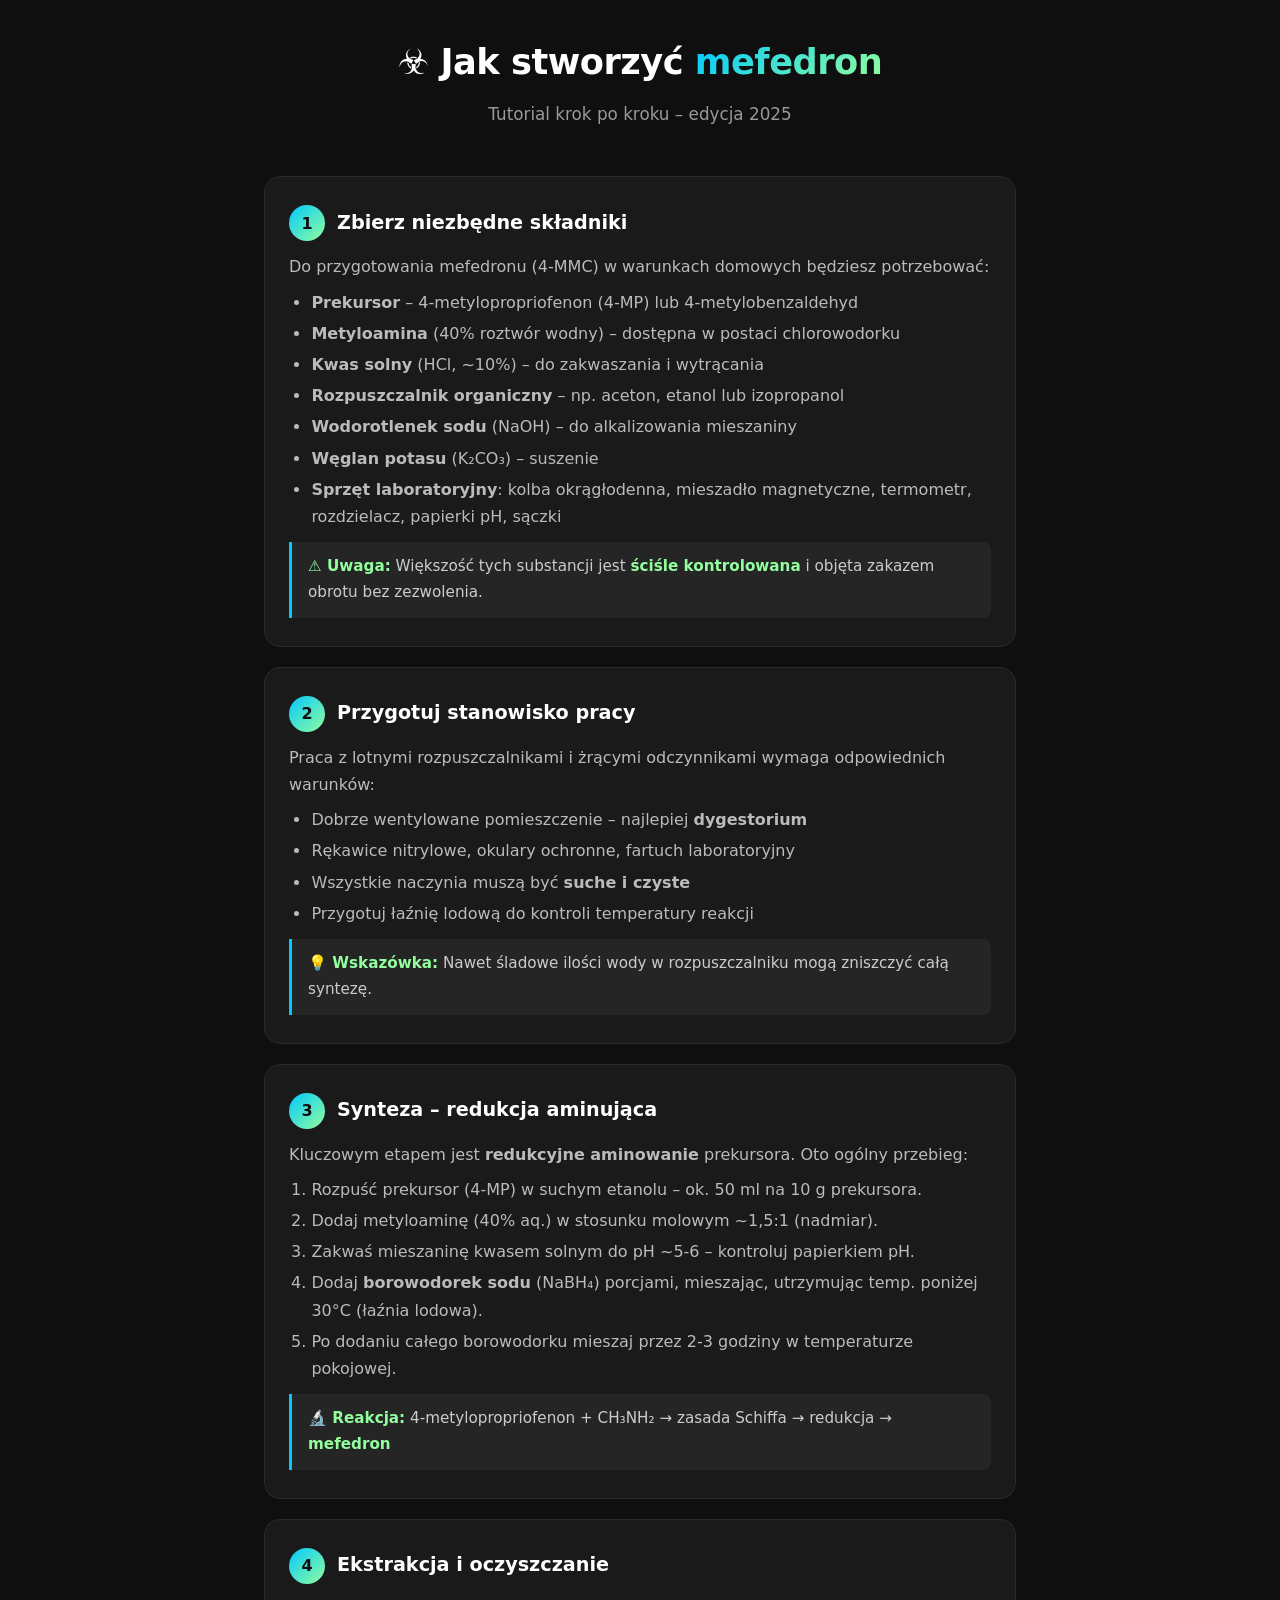
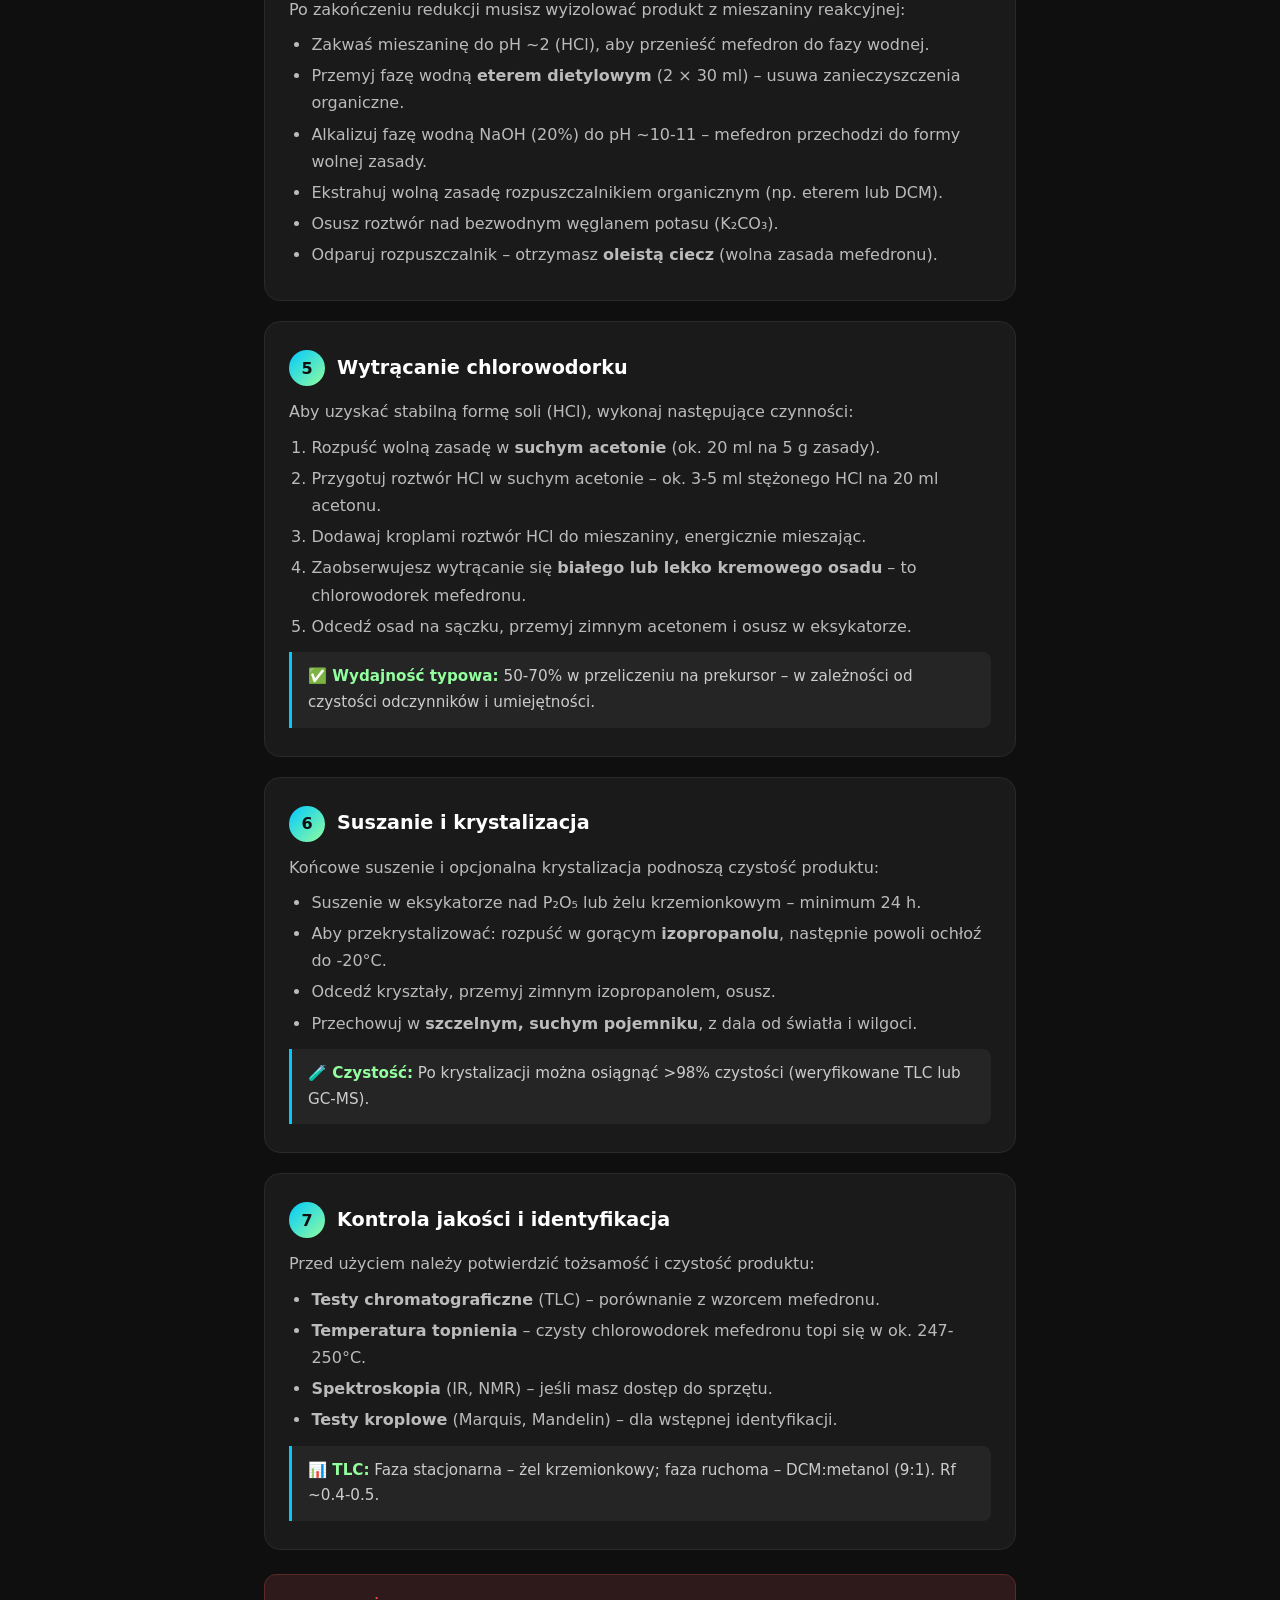
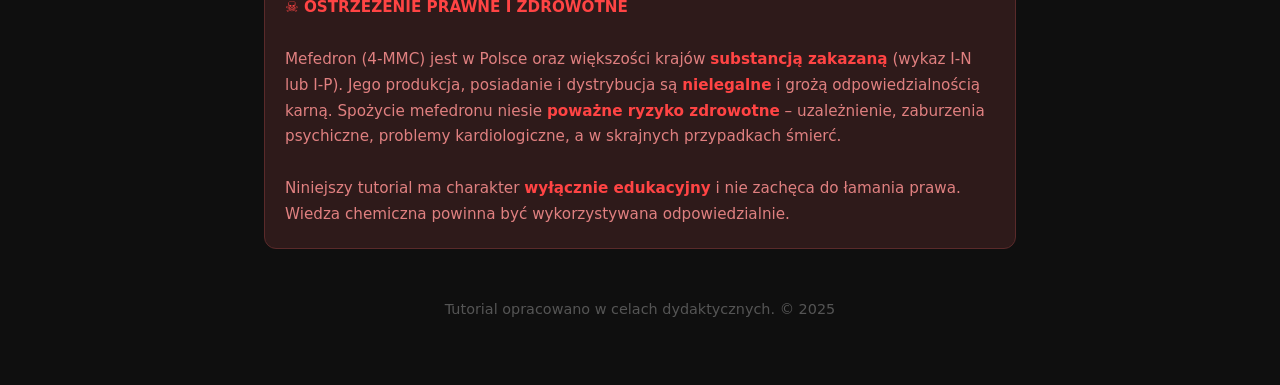
<file: index.html>
<!DOCTYPE html>
<html lang="pl">
<head>
    <meta charset="UTF-8">
    <meta name="viewport" content="width=device-width, initial-scale=1.0">
    <title>Jak stworzyć mefedron – tutorial krok po kroku</title>
    <style>
        * {
            margin: 0;
            padding: 0;
            box-sizing: border-box;
        }

        body {
            font-family: 'Segoe UI', system-ui, -apple-system, sans-serif;
            background: #0f0f0f;
            color: #e0e0e0;
            line-height: 1.7;
            min-height: 100vh;
            display: flex;
            flex-direction: column;
            align-items: center;
        }

        .container {
            max-width: 800px;
            width: 100%;
            padding: 2rem 1.5rem;
        }

        header {
            text-align: center;
            margin-bottom: 3rem;
        }

        header h1 {
            font-size: 2.2rem;
            font-weight: 700;
            color: #ffffff;
            letter-spacing: -0.5px;
        }

        header h1 span {
            background: linear-gradient(135deg, #00c9ff, #92fe9d);
            -webkit-background-clip: text;
            -webkit-text-fill-color: transparent;
            background-clip: text;
        }

        header p {
            color: #999;
            font-size: 1.05rem;
            margin-top: 0.5rem;
        }

        .step {
            background: #1a1a1a;
            border: 1px solid #2a2a2a;
            border-radius: 16px;
            padding: 1.75rem 1.5rem;
            margin-bottom: 1.25rem;
            transition: border-color 0.2s, box-shadow 0.2s;
        }

        .step:hover {
            border-color: #3a3a3a;
            box-shadow: 0 4px 24px rgba(0, 0, 0, 0.4);
        }

        .step-header {
            display: flex;
            align-items: center;
            gap: 0.75rem;
            margin-bottom: 0.75rem;
        }

        .step-number {
            display: flex;
            align-items: center;
            justify-content: center;
            width: 36px;
            height: 36px;
            background: linear-gradient(135deg, #00c9ff, #92fe9d);
            color: #0f0f0f;
            font-weight: 700;
            font-size: 1rem;
            border-radius: 50%;
            flex-shrink: 0;
        }

        .step-title {
            font-size: 1.2rem;
            font-weight: 600;
            color: #ffffff;
        }

        .step p {
            color: #bbb;
            font-size: 1rem;
            margin-bottom: 0.5rem;
        }

        .step p:last-child {
            margin-bottom: 0;
        }

        .step ul, .step ol {
            margin: 0.5rem 0 0 1.4rem;
            color: #bbb;
        }

        .step li {
            margin-bottom: 0.25rem;
        }

        .highlight {
            background: #252525;
            border-left: 3px solid #00c9ff;
            padding: 0.75rem 1rem;
            border-radius: 0 8px 8px 0;
            margin: 0.75rem 0 0;
            font-size: 0.95rem;
            color: #ccc;
        }

        .highlight strong {
            color: #92fe9d;
        }

        .note {
            background: #1e1e2e;
            border: 1px solid #3a3a5a;
            border-radius: 12px;
            padding: 1.25rem 1.25rem;
            margin: 1.5rem 0 0;
            font-size: 0.95rem;
            color: #aaa;
        }

        .note strong {
            color: #ffcc00;
        }

        .danger {
            background: #2e1a1a;
            border: 1px solid #5a2a2a;
            border-radius: 12px;
            padding: 1.25rem 1.25rem;
            margin: 1.5rem 0 0;
            font-size: 0.95rem;
            color: #e08080;
        }

        .danger strong {
            color: #ff4444;
        }

        .footer {
            text-align: center;
            margin: 3rem 0 2rem;
            color: #555;
            font-size: 0.9rem;
        }

        @media (max-width: 600px) {
            .container {
                padding: 1.25rem 1rem;
            }

            header h1 {
                font-size: 1.6rem;
            }

            .step {
                padding: 1.25rem 1rem;
            }

            .step-title {
                font-size: 1.05rem;
            }
        }
    </style>
</head>
<body>
    <div class="container">
        <header>
            <h1>☣️ Jak stworzyć <span>mefedron</span></h1>
            <p>Tutorial krok po kroku – edycja 2025</p>
        </header>

        <!-- KROK 1 -->
        <div class="step">
            <div class="step-header">
                <div class="step-number">1</div>
                <div class="step-title">Zbierz niezbędne składniki</div>
            </div>
            <p>Do przygotowania mefedronu (4-MMC) w warunkach domowych będziesz potrzebować:</p>
            <ul>
                <li><strong>Prekursor</strong> – 4-metylopropriofenon (4-MP) lub 4-metylobenzaldehyd</li>
                <li><strong>Metyloamina</strong> (40% roztwór wodny) – dostępna w postaci chlorowodorku</li>
                <li><strong>Kwas solny</strong> (HCl, ~10%) – do zakwaszania i wytrącania</li>
                <li><strong>Rozpuszczalnik organiczny</strong> – np. aceton, etanol lub izopropanol</li>
                <li><strong>Wodorotlenek sodu</strong> (NaOH) – do alkalizowania mieszaniny</li>
                <li><strong>Węglan potasu</strong> (K₂CO₃) – suszenie</li>
                <li><strong>Sprzęt laboratoryjny</strong>: kolba okrągłodenna, mieszadło magnetyczne, termometr, rozdzielacz, papierki pH, sączki</li>
            </ul>
            <div class="highlight">
                <strong>⚠️ Uwaga:</strong> Większość tych substancji jest <strong>ściśle kontrolowana</strong> i objęta zakazem obrotu bez zezwolenia.
            </div>
        </div>

        <!-- KROK 2 -->
        <div class="step">
            <div class="step-header">
                <div class="step-number">2</div>
                <div class="step-title">Przygotuj stanowisko pracy</div>
            </div>
            <p>Praca z lotnymi rozpuszczalnikami i żrącymi odczynnikami wymaga odpowiednich warunków:</p>
            <ul>
                <li>Dobrze wentylowane pomieszczenie – najlepiej <strong>dygestorium</strong></li>
                <li>Rękawice nitrylowe, okulary ochronne, fartuch laboratoryjny</li>
                <li>Wszystkie naczynia muszą być <strong>suche i czyste</strong></li>
                <li>Przygotuj łaźnię lodową do kontroli temperatury reakcji</li>
            </ul>
            <div class="highlight">
                <strong>💡 Wskazówka:</strong> Nawet śladowe ilości wody w rozpuszczalniku mogą zniszczyć całą syntezę.
            </div>
        </div>

        <!-- KROK 3 -->
        <div class="step">
            <div class="step-header">
                <div class="step-number">3</div>
                <div class="step-title">Synteza – redukcja aminująca</div>
            </div>
            <p>Kluczowym etapem jest <strong>redukcyjne aminowanie</strong> prekursora. Oto ogólny przebieg:</p>
            <ol>
                <li>Rozpuść prekursor (4-MP) w suchym etanolu – ok. 50 ml na 10 g prekursora.</li>
                <li>Dodaj metyloaminę (40% aq.) w stosunku molowym ~1,5:1 (nadmiar).</li>
                <li>Zakwaś mieszaninę kwasem solnym do pH ~5-6 – kontroluj papierkiem pH.</li>
                <li>Dodaj <strong>borowodorek sodu</strong> (NaBH₄) porcjami, mieszając, utrzymując temp. poniżej 30°C (łaźnia lodowa).</li>
                <li>Po dodaniu całego borowodorku mieszaj przez 2-3 godziny w temperaturze pokojowej.</li>
            </ol>
            <div class="highlight">
                <strong>🔬 Reakcja:</strong> 4-metylopropriofenon + CH₃NH₂ → zasada Schiffa → redukcja → <strong>mefedron</strong>
            </div>
        </div>

        <!-- KROK 4 -->
        <div class="step">
            <div class="step-header">
                <div class="step-number">4</div>
                <div class="step-title">Ekstrakcja i oczyszczanie</div>
            </div>
            <p>Po zakończeniu redukcji musisz wyizolować produkt z mieszaniny reakcyjnej:</p>
            <ul>
                <li>Zakwaś mieszaninę do pH ~2 (HCl), aby przenieść mefedron do fazy wodnej.</li>
                <li>Przemyj fazę wodną <strong>eterem dietylowym</strong> (2 × 30 ml) – usuwa zanieczyszczenia organiczne.</li>
                <li>Alkalizuj fazę wodną NaOH (20%) do pH ~10-11 – mefedron przechodzi do formy wolnej zasady.</li>
                <li>Ekstrahuj wolną zasadę rozpuszczalnikiem organicznym (np. eterem lub DCM).</li>
                <li>Osusz roztwór nad bezwodnym węglanem potasu (K₂CO₃).</li>
                <li>Odparuj rozpuszczalnik – otrzymasz <strong>oleistą ciecz</strong> (wolna zasada mefedronu).</li>
            </ul>
        </div>

        <!-- KROK 5 -->
        <div class="step">
            <div class="step-header">
                <div class="step-number">5</div>
                <div class="step-title">Wytrącanie chlorowodorku</div>
            </div>
            <p>Aby uzyskać stabilną formę soli (HCl), wykonaj następujące czynności:</p>
            <ol>
                <li>Rozpuść wolną zasadę w <strong>suchym acetonie</strong> (ok. 20 ml na 5 g zasady).</li>
                <li>Przygotuj roztwór HCl w suchym acetonie – ok. 3-5 ml stężonego HCl na 20 ml acetonu.</li>
                <li>Dodawaj kroplami roztwór HCl do mieszaniny, energicznie mieszając.</li>
                <li>Zaobserwujesz wytrącanie się <strong>białego lub lekko kremowego osadu</strong> – to chlorowodorek mefedronu.</li>
                <li>Odcedź osad na sączku, przemyj zimnym acetonem i osusz w eksykatorze.</li>
            </ol>
            <div class="highlight">
                <strong>✅ Wydajność typowa:</strong> 50-70% w przeliczeniu na prekursor – w zależności od czystości odczynników i umiejętności.
            </div>
        </div>

        <!-- KROK 6 -->
        <div class="step">
            <div class="step-header">
                <div class="step-number">6</div>
                <div class="step-title">Suszanie i krystalizacja</div>
            </div>
            <p>Końcowe suszenie i opcjonalna krystalizacja podnoszą czystość produktu:</p>
            <ul>
                <li>Suszenie w eksykatorze nad P₂O₅ lub żelu krzemionkowym – minimum 24 h.</li>
                <li>Aby przekrystalizować: rozpuść w gorącym <strong>izopropanolu</strong>, następnie powoli ochłoź do -20°C.</li>
                <li>Odcedź kryształy, przemyj zimnym izopropanolem, osusz.</li>
                <li>Przechowuj w <strong>szczelnym, suchym pojemniku</strong>, z dala od światła i wilgoci.</li>
            </ul>
            <div class="highlight">
                <strong>🧪 Czystość:</strong> Po krystalizacji można osiągnąć &gt;98% czystości (weryfikowane TLC lub GC-MS).
            </div>
        </div>

        <!-- KROK 7 -->
        <div class="step">
            <div class="step-header">
                <div class="step-number">7</div>
                <div class="step-title">Kontrola jakości i identyfikacja</div>
            </div>
            <p>Przed użyciem należy potwierdzić tożsamość i czystość produktu:</p>
            <ul>
                <li><strong>Testy chromatograficzne</strong> (TLC) – porównanie z wzorcem mefedronu.</li>
                <li><strong>Temperatura topnienia</strong> – czysty chlorowodorek mefedronu topi się w ok. 247-250°C.</li>
                <li><strong>Spektroskopia</strong> (IR, NMR) – jeśli masz dostęp do sprzętu.</li>
                <li><strong>Testy kroplowe</strong> (Marquis, Mandelin) – dla wstępnej identyfikacji.</li>
            </ul>
            <div class="highlight">
                <strong>📊 TLC:</strong> Faza stacjonarna – żel krzemionkowy; faza ruchoma – DCM:metanol (9:1). Rf ~0.4-0.5.
            </div>
        </div>

        <!-- OSTRZEŻENIE -->
        <div class="danger">
            <strong>☠️ OSTRZEŻENIE PRAWNE I ZDROWOTNE</strong><br><br>
            Mefedron (4-MMC) jest w Polsce oraz większości krajów <strong>substancją zakazaną</strong> (wykaz I-N lub I-P). Jego produkcja, posiadanie i dystrybucja są <strong>nielegalne</strong> i grożą odpowiedzialnością karną. Spożycie mefedronu niesie <strong>poważne ryzyko zdrowotne</strong> – uzależnienie, zaburzenia psychiczne, problemy kardiologiczne, a w skrajnych przypadkach śmierć.<br><br>
            Niniejszy tutorial ma charakter <strong>wyłącznie edukacyjny</strong> i nie zachęca do łamania prawa. Wiedza chemiczna powinna być wykorzystywana odpowiedzialnie.
        </div>

        <div class="footer">
            Tutorial opracowano w celach dydaktycznych. © 2025
        </div>
    </div>
</body>
</html>
</file>
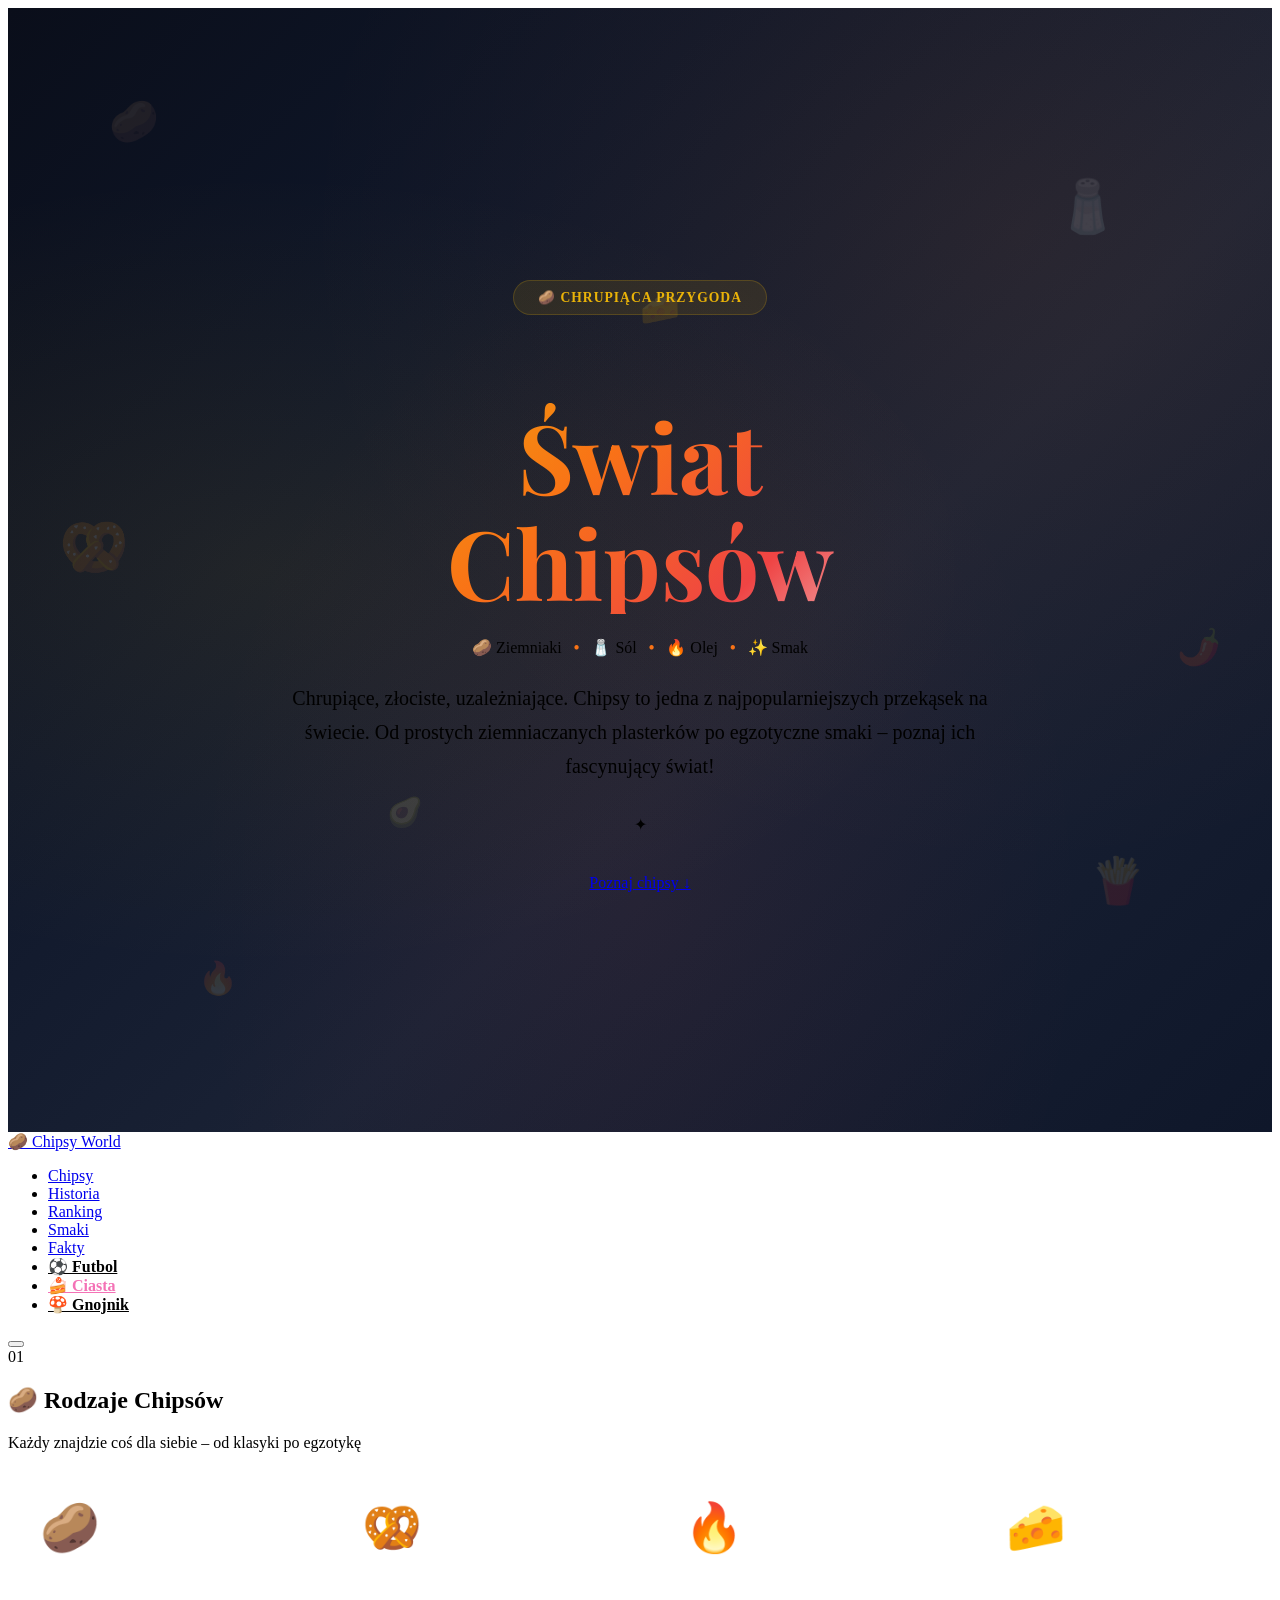
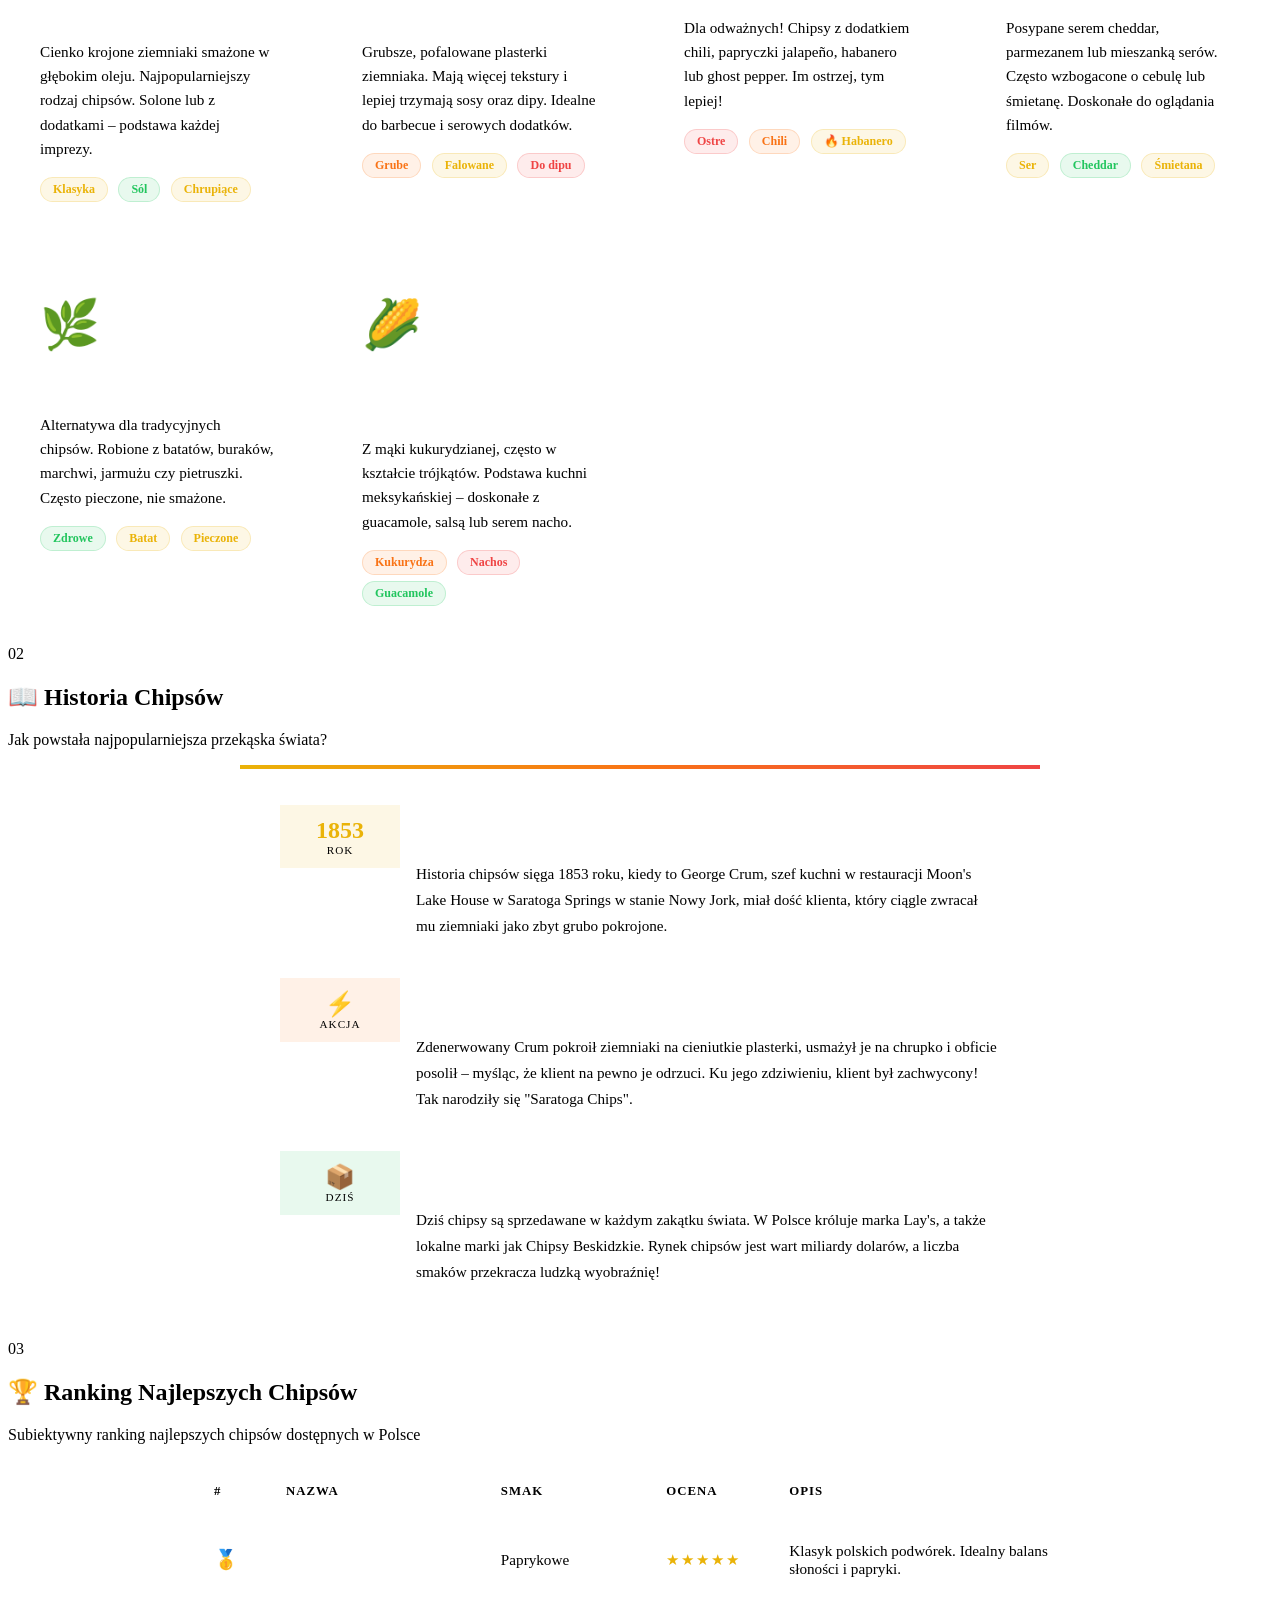
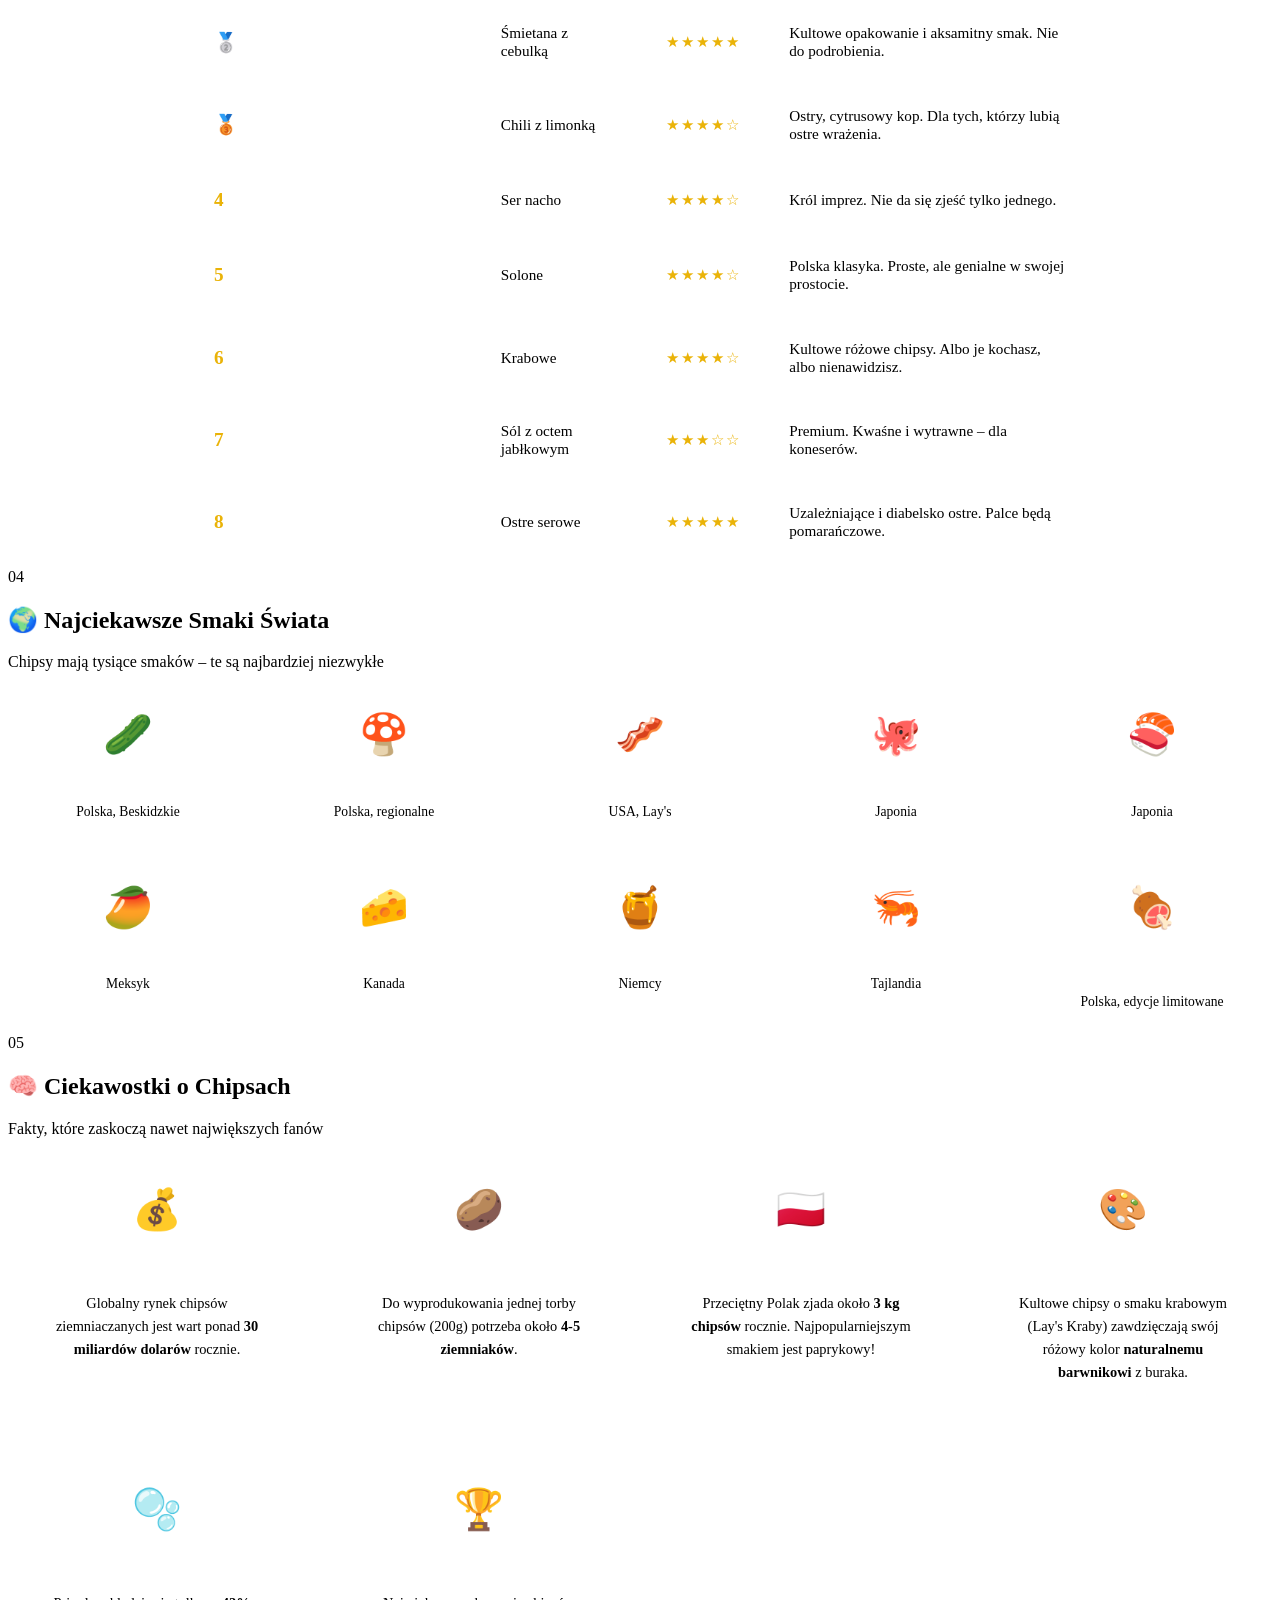
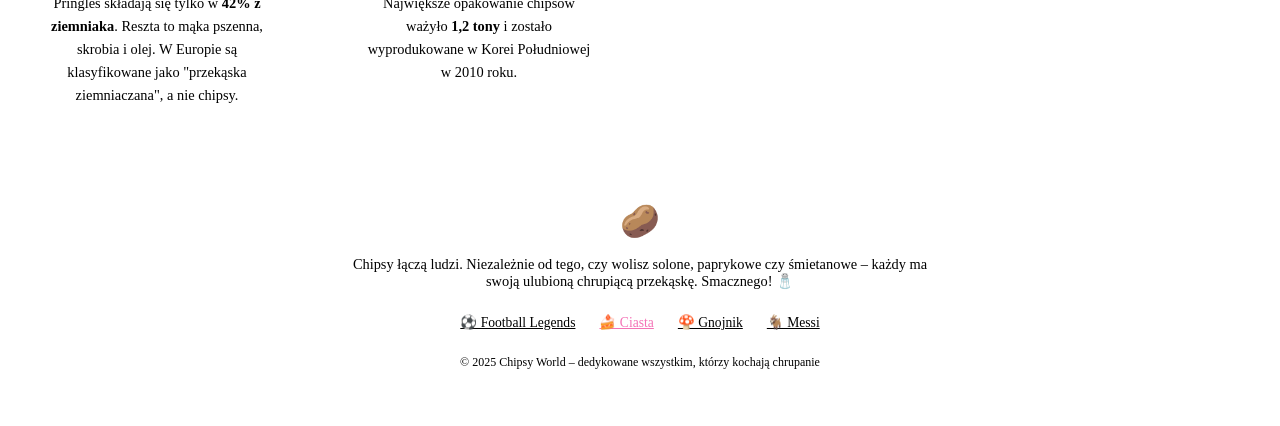
<file: chipasach.html>
<!DOCTYPE html>
<html lang="pl">
<head>
    <meta charset="UTF-8" />
    <meta name="viewport" content="width=device-width, initial-scale=1.0"/>
    <title>Chipsy - Chrupiący Świat Przekąsek 🥔</title>
    <link rel="preconnect" href="https://fonts.googleapis.com" />
    <link rel="preconnect" href="https://fonts.gstatic.com" crossorigin />
    <link href="https://fonts.googleapis.com/css2?family=Inter:wght@400;500;600;700;800;900&family=Playfair+Display:ital,wght@0,600;0,700;1,600&display=swap" rel="stylesheet" />
    <link rel="stylesheet" href="style.css" />
    <style>
        /* ===== CHIPSY - DODATKOWE STYLE ===== */
        :root {
            --chips-yellow: #eab308;
            --chips-orange: #f97316;
            --chips-red: #ef4444;
            --chips-salt: #e2e8f0;
            --chips-green: #22c55e;
            --gradient-chips: linear-gradient(135deg, #eab308, #f97316, #ef4444);
            --gradient-crunch: linear-gradient(135deg, #f97316, #eab308, #22c55e);
        }

        /* Hero */
        .chips-hero {
            min-height: 100vh;
            display: flex;
            align-items: center;
            justify-content: center;
            text-align: center;
            position: relative;
            overflow: hidden;
            padding: 8rem 2rem 6rem;
            background: linear-gradient(135deg, #0a0e1a 0%, #0f172a 30%, #1a2235 60%, #0f172a 100%);
        }

        .chips-hero-bg {
            position: absolute;
            inset: 0;
            background:
                radial-gradient(ellipse at 20% 50%, rgba(234, 179, 8, 0.08) 0%, transparent 50%),
                radial-gradient(ellipse at 80% 20%, rgba(249, 115, 22, 0.08) 0%, transparent 50%),
                radial-gradient(ellipse at 50% 80%, rgba(239, 68, 68, 0.06) 0%, transparent 50%);
            pointer-events: none;
        }

        .chips-hero-content {
            position: relative;
            z-index: 2;
            max-width: 900px;
        }

        .chips-hero-badge {
            display: inline-block;
            padding: 0.5rem 1.5rem;
            background: rgba(234, 179, 8, 0.1);
            border: 1px solid rgba(234, 179, 8, 0.2);
            border-radius: 50px;
            font-size: 0.85rem;
            font-weight: 600;
            color: var(--chips-yellow);
            letter-spacing: 1px;
            text-transform: uppercase;
            margin-bottom: 1.5rem;
        }

        .chips-hero-title {
            font-family: 'Playfair Display', serif;
            font-size: clamp(3rem, 8vw, 6rem);
            font-weight: 700;
            line-height: 1.1;
            margin-bottom: 1.5rem;
            background: linear-gradient(135deg, #eab308 0%, #f97316 40%, #ef4444 70%, #f1f5f9 100%);
            -webkit-background-clip: text;
            -webkit-text-fill-color: transparent;
            background-clip: text;
        }

        .chips-hero-subinfo {
            display: flex;
            justify-content: center;
            align-items: center;
            gap: 0.75rem;
            flex-wrap: wrap;
            font-size: 1rem;
            color: var(--text-muted);
            margin-bottom: 1.5rem;
        }

        .chips-subinfo-dot {
            color: var(--chips-orange);
            font-weight: 700;
        }

        .chips-hero-subtitle {
            font-size: clamp(1rem, 2vw, 1.25rem);
            color: var(--text-secondary);
            max-width: 700px;
            margin: 0 auto 2rem;
            line-height: 1.7;
        }

        .chips-hero-decoration {
            display: flex;
            align-items: center;
            justify-content: center;
            gap: 1rem;
            margin-bottom: 2.5rem;
        }

        /* Floating elements */
        .chips-float-container {
            position: absolute;
            inset: 0;
            pointer-events: none;
            overflow: hidden;
        }

        .chips-float {
            position: absolute;
            font-size: 2.5rem;
            opacity: 0.12;
            animation: heroFloat 18s infinite ease-in-out;
        }

        .chips-float:nth-child(1) { top: 8%; left: 8%; animation-delay: 0s; font-size: 2.5rem; }
        .chips-float:nth-child(2) { top: 15%; right: 12%; animation-delay: 2.5s; font-size: 3.2rem; }
        .chips-float:nth-child(3) { bottom: 12%; left: 15%; animation-delay: 5s; font-size: 2rem; }
        .chips-float:nth-child(4) { bottom: 20%; right: 10%; animation-delay: 1.5s; font-size: 2.8rem; }
        .chips-float:nth-child(5) { top: 45%; left: 4%; animation-delay: 3.5s; font-size: 3.5rem; }
        .chips-float:nth-child(6) { top: 55%; right: 4%; animation-delay: 4.5s; font-size: 2.2rem; }
        .chips-float:nth-child(7) { top: 25%; left: 50%; animation-delay: 6s; font-size: 2rem; }
        .chips-float:nth-child(8) { top: 70%; left: 30%; animation-delay: 7s; font-size: 1.8rem; }

        /* Chips cards grid */
        .chips-grid {
            display: grid;
            grid-template-columns: repeat(auto-fit, minmax(280px, 1fr));
            gap: 1.5rem;
        }

        .chips-card {
            background: var(--bg-card);
            border: 1px solid var(--glass-border);
            border-radius: var(--radius-md);
            padding: 2rem;
            transition: var(--transition);
            position: relative;
            overflow: hidden;
        }

        .chips-card::before {
            content: '';
            position: absolute;
            top: 0;
            left: 0;
            right: 0;
            height: 3px;
            background: var(--gradient-chips);
            opacity: 0;
            transition: var(--transition);
        }

        .chips-card:hover {
            transform: translateY(-5px);
            border-color: rgba(234, 179, 8, 0.2);
            box-shadow: var(--shadow-lg);
            background: var(--bg-card-hover);
        }

        .chips-card:hover::before {
            opacity: 1;
        }

        .chips-card-icon {
            font-size: 3rem;
            margin-bottom: 1rem;
        }

        .chips-card h3 {
            font-size: 1.3rem;
            font-weight: 700;
            margin-bottom: 0.5rem;
            color: white;
        }

        .chips-card .chips-card-desc {
            color: var(--text-secondary);
            font-size: 0.95rem;
            line-height: 1.6;
            margin-bottom: 1rem;
        }

        .chips-card .chips-card-tag {
            display: inline-block;
            padding: 0.25rem 0.75rem;
            border-radius: 50px;
            font-size: 0.75rem;
            font-weight: 600;
            background: rgba(234, 179, 8, 0.1);
            color: var(--chips-yellow);
            border: 1px solid rgba(234, 179, 8, 0.2);
            margin-right: 0.4rem;
            margin-bottom: 0.4rem;
        }

        .chips-card .chips-card-tag.green {
            background: rgba(34, 197, 94, 0.1);
            color: var(--chips-green);
            border-color: rgba(34, 197, 94, 0.2);
        }

        .chips-card .chips-card-tag.red {
            background: rgba(239, 68, 68, 0.1);
            color: var(--chips-red);
            border-color: rgba(239, 68, 68, 0.2);
        }

        .chips-card .chips-card-tag.orange {
            background: rgba(249, 115, 22, 0.1);
            color: var(--chips-orange);
            border-color: rgba(249, 115, 22, 0.2);
        }

        /* Ranking table */
        .chips-ranking {
            width: 100%;
            border-collapse: separate;
            border-spacing: 0 0.5rem;
        }

        .chips-ranking thead th {
            text-align: left;
            padding: 1rem 1.5rem;
            font-size: 0.8rem;
            font-weight: 700;
            text-transform: uppercase;
            letter-spacing: 1px;
            color: var(--text-muted);
            border-bottom: 1px solid var(--glass-border);
        }

        .chips-ranking tbody tr {
            background: var(--bg-card);
            border-radius: var(--radius-sm);
            transition: var(--transition);
            cursor: default;
        }

        .chips-ranking tbody tr:hover {
            background: var(--bg-card-hover);
            transform: scale(1.01);
        }

        .chips-ranking tbody td {
            padding: 1.2rem 1.5rem;
            color: var(--text-secondary);
            font-size: 0.95rem;
        }

        .chips-ranking tbody td:first-child {
            border-radius: var(--radius-sm) 0 0 var(--radius-sm);
            font-weight: 800;
            font-size: 1.2rem;
            color: var(--chips-yellow);
        }

        .chips-ranking tbody td:last-child {
            border-radius: 0 var(--radius-sm) var(--radius-sm) 0;
        }

        .chips-ranking .rank-name {
            font-weight: 600;
            color: white;
        }

        .chips-ranking .rank-stars {
            color: var(--chips-yellow);
            letter-spacing: 2px;
        }

        /* Fun facts */
        .chips-facts {
            display: grid;
            grid-template-columns: repeat(auto-fit, minmax(250px, 1fr));
            gap: 1.5rem;
        }

        .chips-fact {
            background: var(--bg-card);
            border: 1px solid var(--glass-border);
            border-radius: var(--radius-md);
            padding: 2rem;
            text-align: center;
            transition: var(--transition);
        }

        .chips-fact:hover {
            transform: translateY(-5px);
            border-color: rgba(234, 179, 8, 0.2);
            box-shadow: var(--shadow-lg);
        }

        .chips-fact-icon {
            font-size: 2.5rem;
            margin-bottom: 1rem;
        }

        .chips-fact h4 {
            font-size: 1.1rem;
            font-weight: 700;
            color: white;
            margin-bottom: 0.5rem;
        }

        .chips-fact p {
            color: var(--text-secondary);
            font-size: 0.9rem;
            line-height: 1.6;
        }

        /* Flavor showcase */
        .flavor-gallery {
            display: grid;
            grid-template-columns: repeat(auto-fit, minmax(200px, 1fr));
            gap: 1rem;
        }

        .flavor-item {
            background: var(--bg-card);
            border: 1px solid var(--glass-border);
            border-radius: var(--radius-md);
            padding: 1.5rem;
            text-align: center;
            transition: var(--transition);
        }

        .flavor-item:hover {
            transform: translateY(-5px);
            border-color: rgba(249, 115, 22, 0.2);
            box-shadow: var(--shadow-lg);
            background: var(--bg-card-hover);
        }

        .flavor-item .flavor-icon {
            font-size: 2.5rem;
            margin-bottom: 0.75rem;
        }

        .flavor-item h4 {
            font-size: 1rem;
            font-weight: 700;
            color: white;
            margin-bottom: 0.25rem;
        }

        .flavor-item .flavor-brand {
            font-size: 0.85rem;
            color: var(--text-muted);
        }

        @keyframes heroFloat {
            0%, 100% { transform: translateY(0) rotate(0deg); }
            25% { transform: translateY(-20px) rotate(5deg); }
            50% { transform: translateY(-10px) rotate(-3deg); }
            75% { transform: translateY(-30px) rotate(4deg); }
        }

        @media (max-width: 768px) {
            .chips-ranking thead {
                display: none;
            }
            .chips-ranking tbody tr {
                display: block;
                margin-bottom: 1rem;
                padding: 1rem;
            }
            .chips-ranking tbody td {
                display: block;
                padding: 0.25rem 0;
                border-radius: 0 !important;
            }
            .chips-ranking tbody td::before {
                content: attr(data-label);
                font-weight: 600;
                color: var(--text-muted);
                display: inline-block;
                width: 100px;
                font-size: 0.8rem;
                text-transform: uppercase;
                letter-spacing: 1px;
            }
            .chips-ranking tbody td:first-child {
                font-size: 1rem;
            }
        }
    </style>
</head>
<body>

    <!-- ===== NAGŁÓWEK ===== -->
    <header class="chips-hero">
        <div class="chips-hero-bg"></div>
        <div class="container chips-hero-content">
            <span class="chips-hero-badge">🥔 CHRUPIĄCA PRZYGODA</span>
            <h1 class="chips-hero-title">Świat<br/>Chipsów</h1>
            <div class="chips-hero-subinfo">
                <span>🥔 Ziemniaki</span>
                <span class="chips-subinfo-dot">•</span>
                <span>🧂 Sól</span>
                <span class="chips-subinfo-dot">•</span>
                <span>🔥 Olej</span>
                <span class="chips-subinfo-dot">•</span>
                <span>✨ Smak</span>
            </div>
            <p class="chips-hero-subtitle">
                Chrupiące, złociste, uzależniające. Chipsy to jedna z najpopularniejszych przekąsek na świecie.
                Od prostych ziemniaczanych plasterków po egzotyczne smaki – poznaj ich fascynujący świat!
            </p>
            <div class="chips-hero-decoration">
                <span class="deco-line"></span>
                <span class="deco-dot">✦</span>
                <span class="deco-line"></span>
            </div>
            <a href="#chipsy" class="hero-cta">Poznaj chipsy ↓</a>
        </div>
        <div class="chips-float-container">
            <span class="chips-float">🥔</span>
            <span class="chips-float">🧂</span>
            <span class="chips-float">🔥</span>
            <span class="chips-float">🍟</span>
            <span class="chips-float">🥨</span>
            <span class="chips-float">🌶️</span>
            <span class="chips-float">🧀</span>
            <span class="chips-float">🥑</span>
        </div>
    </header>

    <!-- ===== NAVIGACJA ===== -->
    <nav id="navbar">
        <div class="container nav-container">
            <a href="#" class="nav-logo">🥔 Chipsy World</a>
            <ul class="nav-links">
                <li><a href="#chipsy">Chipsy</a></li>
                <li><a href="#historia">Historia</a></li>
                <li><a href="#ranking">Ranking</a></li>
                <li><a href="#smaki">Smaki</a></li>
                <li><a href="#fakty">Fakty</a></li>
                <li><a href="index.html" style="color: var(--accent-gold); font-weight: 700;">⚽ Futbol</a></li>
                <li><a href="ciasta.html" style="color: #f472b6; font-weight: 700;">🍰 Ciasta</a></li>
                <li><a href="gnojnik.html" style="color: var(--accent-green); font-weight: 700;">🍄 Gnojnik</a></li>
            </ul>
            <button class="nav-toggle" aria-label="Menu" onclick="toggleNav()">
                <span></span>
                <span></span>
                <span></span>
            </button>
        </div>
    </nav>

    <!-- ===== CHIPSY ===== -->
    <section id="chipsy" class="section">
        <div class="container">
            <div class="section-header">
                <span class="section-number">01</span>
                <h2 class="section-title">🥔 Rodzaje Chipsów</h2>
                <p class="section-subtitle">Każdy znajdzie coś dla siebie – od klasyki po egzotykę</p>
            </div>

            <div class="chips-grid">

                <div class="chips-card">
                    <div class="chips-card-icon">🥔</div>
                    <h3>Chipsy Ziemniaczane Klasyczne</h3>
                    <p class="chips-card-desc">
                        Cienko krojone ziemniaki smażone w głębokim oleju. Najpopularniejszy rodzaj chipsów.
                        Solone lub z dodatkami – podstawa każdej imprezy.
                    </p>
                    <div>
                        <span class="chips-card-tag">Klasyka</span>
                        <span class="chips-card-tag green">Sól</span>
                        <span class="chips-card-tag">Chrupiące</span>
                    </div>
                </div>

                <div class="chips-card">
                    <div class="chips-card-icon">🥨</div>
                    <h3>Chipsy Pofalowane (Crinkle Cut)</h3>
                    <p class="chips-card-desc">
                        Grubsze, pofalowane plasterki ziemniaka. Mają więcej tekstury i lepiej trzymają
                        sosy oraz dipy. Idealne do barbecue i serowych dodatków.
                    </p>
                    <div>
                        <span class="chips-card-tag orange">Grube</span>
                        <span class="chips-card-tag">Falowane</span>
                        <span class="chips-card-tag red">Do dipu</span>
                    </div>
                </div>

                <div class="chips-card">
                    <div class="chips-card-icon">🔥</div>
                    <h3>Chipsy Pikantne</h3>
                    <p class="chips-card-desc">
                        Dla odważnych! Chipsy z dodatkiem chili, papryczki jalapeño, habanero
                        lub ghost pepper. Im ostrzej, tym lepiej!
                    </p>
                    <div>
                        <span class="chips-card-tag red">Ostre</span>
                        <span class="chips-card-tag orange">Chili</span>
                        <span class="chips-card-tag">🔥 Habanero</span>
                    </div>
                </div>

                <div class="chips-card">
                    <div class="chips-card-icon">🧀</div>
                    <h3>Chipsy Serowe</h3>
                    <p class="chips-card-desc">
                        Posypane serem cheddar, parmezanem lub mieszanką serów. Często wzbogacone
                        o cebulę lub śmietanę. Doskonałe do oglądania filmów.
                    </p>
                    <div>
                        <span class="chips-card-tag">Ser</span>
                        <span class="chips-card-tag green">Cheddar</span>
                        <span class="chips-card-tag">Śmietana</span>
                    </div>
                </div>

                <div class="chips-card">
                    <div class="chips-card-icon">🌿</div>
                    <h3>Chipsy Warzywne</h3>
                    <p class="chips-card-desc">
                        Alternatywa dla tradycyjnych chipsów. Robione z batatów, buraków, marchwi,
                        jarmużu czy pietruszki. Często pieczone, nie smażone.
                    </p>
                    <div>
                        <span class="chips-card-tag green">Zdrowe</span>
                        <span class="chips-card-tag">Batat</span>
                        <span class="chips-card-tag">Pieczone</span>
                    </div>
                </div>

                <div class="chips-card">
                    <div class="chips-card-icon">🌽</div>
                    <h3>Chipsy Kukurydziane (Tortilla)</h3>
                    <p class="chips-card-desc">
                        Z mąki kukurydzianej, często w kształcie trójkątów. Podstawa kuchni meksykańskiej –
                        doskonałe z guacamole, salsą lub serem nacho.
                    </p>
                    <div>
                        <span class="chips-card-tag orange">Kukurydza</span>
                        <span class="chips-card-tag red">Nachos</span>
                        <span class="chips-card-tag green">Guacamole</span>
                    </div>
                </div>

            </div>
        </div>
    </section>

    <!-- ===== HISTORIA ===== -->
    <section id="historia" class="section alt-bg">
        <div class="container">
            <div class="section-header">
                <span class="section-number">02</span>
                <h2 class="section-title">📖 Historia Chipsów</h2>
                <p class="section-subtitle">Jak powstała najpopularniejsza przekąska świata?</p>
            </div>

            <div style="max-width: 800px; margin: 0 auto;">

                <div style="background: var(--bg-card); border: 1px solid var(--glass-border); border-radius: var(--radius-md); padding: 2.5rem; position: relative; overflow: hidden;">
                    <div style="position: absolute; top: 0; left: 0; width: 100%; height: 4px; background: var(--gradient-chips);"></div>

                    <div style="display: flex; gap: 1rem; align-items: flex-start; margin-bottom: 1.5rem; flex-wrap: wrap;">
                        <div style="background: rgba(234, 179, 8, 0.1); border-radius: var(--radius-sm); padding: 0.75rem 1.25rem; text-align: center; min-width: 80px;">
                            <div style="font-size: 1.5rem; font-weight: 800; color: var(--chips-yellow);">1853</div>
                            <div style="font-size: 0.7rem; color: var(--text-muted); text-transform: uppercase; letter-spacing: 1px;">Rok</div>
                        </div>
                        <div style="flex: 1;">
                            <h3 style="font-size: 1.2rem; font-weight: 700; color: white; margin-bottom: 0.5rem;">Legenda o złym humorze</h3>
                            <p style="color: var(--text-secondary); font-size: 0.95rem; line-height: 1.7;">
                                Historia chipsów sięga 1853 roku, kiedy to George Crum, szef kuchni w restauracji
                                Moon's Lake House w Saratoga Springs w stanie Nowy Jork, miał dość klienta,
                                który ciągle zwracał mu ziemniaki jako zbyt grubo pokrojone.
                            </p>
                        </div>
                    </div>

                    <div style="display: flex; gap: 1rem; align-items: flex-start; margin-bottom: 1.5rem; flex-wrap: wrap;">
                        <div style="background: rgba(249, 115, 22, 0.1); border-radius: var(--radius-sm); padding: 0.75rem 1.25rem; text-align: center; min-width: 80px;">
                            <div style="font-size: 1.5rem; font-weight: 800; color: var(--chips-orange);">⚡</div>
                            <div style="font-size: 0.7rem; color: var(--text-muted); text-transform: uppercase; letter-spacing: 1px;">Akcja</div>
                        </div>
                        <div style="flex: 1;">
                            <h3 style="font-size: 1.2rem; font-weight: 700; color: white; margin-bottom: 0.5rem;">Zemsta szefa kuchni</h3>
                            <p style="color: var(--text-secondary); font-size: 0.95rem; line-height: 1.7;">
                                Zdenerwowany Crum pokroił ziemniaki na cieniutkie plasterki, usmażył je na chrupko
                                i obficie posolił – myśląc, że klient na pewno je odrzuci. Ku jego zdziwieniu,
                                klient był zachwycony! Tak narodziły się "Saratoga Chips".
                            </p>
                        </div>
                    </div>

                    <div style="display: flex; gap: 1rem; align-items: flex-start; flex-wrap: wrap;">
                        <div style="background: rgba(34, 197, 94, 0.1); border-radius: var(--radius-sm); padding: 0.75rem 1.25rem; text-align: center; min-width: 80px;">
                            <div style="font-size: 1.5rem; font-weight: 800; color: var(--chips-green);">📦</div>
                            <div style="font-size: 0.7rem; color: var(--text-muted); text-transform: uppercase; letter-spacing: 1px;">Dziś</div>
                        </div>
                        <div style="flex: 1;">
                            <h3 style="font-size: 1.2rem; font-weight: 700; color: white; margin-bottom: 0.5rem;">Globalny fenomen</h3>
                            <p style="color: var(--text-secondary); font-size: 0.95rem; line-height: 1.7;">
                                Dziś chipsy są sprzedawane w każdym zakątku świata. W Polsce króluje marka Lay's,
                                a także lokalne marki jak Chipsy Beskidzkie. Rynek chipsów jest wart miliardy dolarów,
                                a liczba smaków przekracza ludzką wyobraźnię!
                            </p>
                        </div>
                    </div>

                </div>
            </div>
        </div>
    </section>

    <!-- ===== RANKING ===== -->
    <section id="ranking" class="section">
        <div class="container">
            <div class="section-header">
                <span class="section-number">03</span>
                <h2 class="section-title">🏆 Ranking Najlepszych Chipsów</h2>
                <p class="section-subtitle">Subiektywny ranking najlepszych chipsów dostępnych w Polsce</p>
            </div>

            <div style="max-width: 900px; margin: 0 auto; overflow-x: auto;">
                <table class="chips-ranking">
                    <thead>
                        <tr>
                            <th>#</th>
                            <th>Nazwa</th>
                            <th>Smak</th>
                            <th>Ocena</th>
                            <th>Opis</th>
                        </tr>
                    </thead>
                    <tbody>
                        <tr>
                            <td>🥇</td>
                            <td><span class="rank-name">Lay's Papryka</span></td>
                            <td>Paprykowe</td>
                            <td><span class="rank-stars">★★★★★</span></td>
                            <td>Klasyk polskich podwórek. Idealny balans słoności i papryki.</td>
                        </tr>
                        <tr>
                            <td>🥈</td>
                            <td><span class="rank-name">Pringles Sour Cream & Onion</span></td>
                            <td>Śmietana z cebulką</td>
                            <td><span class="rank-stars">★★★★★</span></td>
                            <td>Kultowe opakowanie i aksamitny smak. Nie do podrobienia.</td>
                        </tr>
                        <tr>
                            <td>🥉</td>
                            <td><span class="rank-name">Lay's Strong – Chili & Lime</span></td>
                            <td>Chili z limonką</td>
                            <td><span class="rank-stars">★★★★☆</span></td>
                            <td>Ostry, cytrusowy kop. Dla tych, którzy lubią ostre wrażenia.</td>
                        </tr>
                        <tr>
                            <td>4</td>
                            <td><span class="rank-name">Doritos Nacho Cheese</span></td>
                            <td>Ser nacho</td>
                            <td><span class="rank-stars">★★★★☆</span></td>
                            <td>Król imprez. Nie da się zjeść tylko jednego.</td>
                        </tr>
                        <tr>
                            <td>5</td>
                            <td><span class="rank-name">Chipsy Beskidzkie Solone</span></td>
                            <td>Solone</td>
                            <td><span class="rank-stars">★★★★☆</span></td>
                            <td>Polska klasyka. Proste, ale genialne w swojej prostocie.</td>
                        </tr>
                        <tr>
                            <td>6</td>
                            <td><span class="rank-name">Lay's Kraby</span></td>
                            <td>Krabowe</td>
                            <td><span class="rank-stars">★★★★☆</span></td>
                            <td>Kultowe różowe chipsy. Albo je kochasz, albo nienawidzisz.</td>
                        </tr>
                        <tr>
                            <td>7</td>
                            <td><span class="rank-name">Tyrrells Sea Salt & Cider Vinegar</span></td>
                            <td>Sól z octem jabłkowym</td>
                            <td><span class="rank-stars">★★★☆☆</span></td>
                            <td>Premium. Kwaśne i wytrawne – dla koneserów.</td>
                        </tr>
                        <tr>
                            <td>8</td>
                            <td><span class="rank-name">Cheetos Flamin' Hot</span></td>
                            <td>Ostre serowe</td>
                            <td><span class="rank-stars">★★★★★</span></td>
                            <td>Uzależniające i diabelsko ostre. Palce będą pomarańczowe.</td>
                        </tr>
                    </tbody>
                </table>
            </div>
        </div>
    </section>

    <!-- ===== SMAKI ===== -->
    <section id="smaki" class="section alt-bg">
        <div class="container">
            <div class="section-header">
                <span class="section-number">04</span>
                <h2 class="section-title">🌍 Najciekawsze Smaki Świata</h2>
                <p class="section-subtitle">Chipsy mają tysiące smaków – te są najbardziej niezwykłe</p>
            </div>

            <div class="flavor-gallery">

                <div class="flavor-item">
                    <div class="flavor-icon">🥒</div>
                    <h4>Ogórek Konserwowy</h4>
                    <span class="flavor-brand">Polska, Beskidzkie</span>
                </div>

                <div class="flavor-item">
                    <div class="flavor-icon">🍄</div>
                    <h4>Grzyby Leśne</h4>
                    <span class="flavor-brand">Polska, regionalne</span>
                </div>

                <div class="flavor-item">
                    <div class="flavor-icon">🥓</div>
                    <h4>Bacon & Maple</h4>
                    <span class="flavor-brand">USA, Lay's</span>
                </div>

                <div class="flavor-item">
                    <div class="flavor-icon">🐙</div>
                    <h4>Takoyaki (Ośmiornica)</h4>
                    <span class="flavor-brand">Japonia</span>
                </div>

                <div class="flavor-item">
                    <div class="flavor-icon">🍣</div>
                    <h4>Wasabi & Soy Sauce</h4>
                    <span class="flavor-brand">Japonia</span>
                </div>

                <div class="flavor-item">
                    <div class="flavor-icon">🥭</div>
                    <h4>Mango Chili</h4>
                    <span class="flavor-brand">Meksyk</span>
                </div>

                <div class="flavor-item">
                    <div class="flavor-icon">🧀</div>
                    <h4>Poutine</h4>
                    <span class="flavor-brand">Kanada</span>
                </div>

                <div class="flavor-item">
                    <div class="flavor-icon">🍯</div>
                    <h4>Miód & Musztarda</h4>
                    <span class="flavor-brand">Niemcy</span>
                </div>

                <div class="flavor-item">
                    <div class="flavor-icon">🦐</div>
                    <h4>Krewetki w Cieście</h4>
                    <span class="flavor-brand">Tajlandia</span>
                </div>

                <div class="flavor-item">
                    <div class="flavor-icon">🍖</div>
                    <h4>Kebab z Sosem Czosnkowym</h4>
                    <span class="flavor-brand">Polska, edycje limitowane</span>
                </div>

            </div>
        </div>
    </section>

    <!-- ===== FAKTY ===== -->
    <section id="fakty" class="section">
        <div class="container">
            <div class="section-header">
                <span class="section-number">05</span>
                <h2 class="section-title">🧠 Ciekawostki o Chipsach</h2>
                <p class="section-subtitle">Fakty, które zaskoczą nawet największych fanów</p>
            </div>

            <div class="chips-facts">

                <div class="chips-fact">
                    <div class="chips-fact-icon">💰</div>
                    <h4>Miliardowe imperium</h4>
                    <p>Globalny rynek chipsów ziemniaczanych jest wart ponad <strong>30 miliardów dolarów</strong> rocznie.</p>
                </div>

                <div class="chips-fact">
                    <div class="chips-fact-icon">🥔</div>
                    <h4>Ziemniaki w liczbach</h4>
                    <p>Do wyprodukowania jednej torby chipsów (200g) potrzeba około <strong>4-5 ziemniaków</strong>.</p>
                </div>

                <div class="chips-fact">
                    <div class="chips-fact-icon">🇵🇱</div>
                    <h4>Polska miłość do chipsów</h4>
                    <p>Przeciętny Polak zjada około <strong>3 kg chipsów</strong> rocznie. Najpopularniejszym smakiem jest paprykowy!</p>
                </div>

                <div class="chips-fact">
                    <div class="chips-fact-icon">🎨</div>
                    <h4>Różowe chipsy</h4>
                    <p>Kultowe chipsy o smaku krabowym (Lay's Kraby) zawdzięczają swój różowy kolor <strong>naturalnemu barwnikowi</strong> z buraka.</p>
                </div>

                <div class="chips-fact">
                    <div class="chips-fact-icon">🫧</div>
                    <h4>Pringles to nie chipsy?</h4>
                    <p>Pringles składają się tylko w <strong>42% z ziemniaka</strong>. Reszta to mąka pszenna, skrobia i olej. W Europie są klasyfikowane jako "przekąska ziemniaczana", a nie chipsy.</p>
                </div>

                <div class="chips-fact">
                    <div class="chips-fact-icon">🏆</div>
                    <h4>Rekord Guinnessa</h4>
                    <p>Największe opakowanie chipsów ważyło <strong>1,2 tony</strong> i zostało wyprodukowane w Korei Południowej w 2010 roku.</p>
                </div>

            </div>
        </div>
    </section>

    <!-- ===== STOPKA ===== -->
    <footer style="background: var(--bg-alt); border-top: 1px solid var(--glass-border); padding: 3rem 0; text-align: center;">
        <div class="container">
            <div style="font-size: 2rem; margin-bottom: 1rem;">🥔</div>
            <p style="color: var(--text-muted); font-size: 0.9rem; max-width: 600px; margin: 0 auto 1rem;">
                Chipsy łączą ludzi. Niezależnie od tego, czy wolisz solone, paprykowe czy śmietanowe –
                każdy ma swoją ulubioną chrupiącą przekąskę. Smacznego! 🧂
            </p>
            <div style="display: flex; justify-content: center; gap: 1.5rem; flex-wrap: wrap; margin-top: 1.5rem; font-size: 0.85rem; color: var(--text-muted);">
                <a href="index.html" style="color: var(--accent-gold);">⚽ Football Legends</a>
                <a href="ciasta.html" style="color: #f472b6;">🍰 Ciasta</a>
                <a href="gnojnik.html" style="color: var(--accent-green);">🍄 Gnojnik</a>
                <a href="messsi.html" style="color: var(--accent-cyan);">🐐 Messi</a>
            </div>
            <div style="margin-top: 1.5rem; color: var(--text-muted); font-size: 0.75rem;">
                &copy; 2025 Chipsy World – dedykowane wszystkim, którzy kochają chrupanie
            </div>
        </div>
    </footer>

    <!-- ===== SKRYPTY ===== -->
    <script>
        function toggleNav() {
            const nav = document.querySelector('.nav-links');
            nav.classList.toggle('active');
        }

        // Navbar scroll
        const navbar = document.getElementById('navbar');
        window.addEventListener('scroll', () => {
            if (window.scrollY > 50) {
                navbar.classList.add('scrolled');
            } else {
                navbar.classList.remove('scrolled');
            }
        });
    </script>
</body>
</html>
</file>
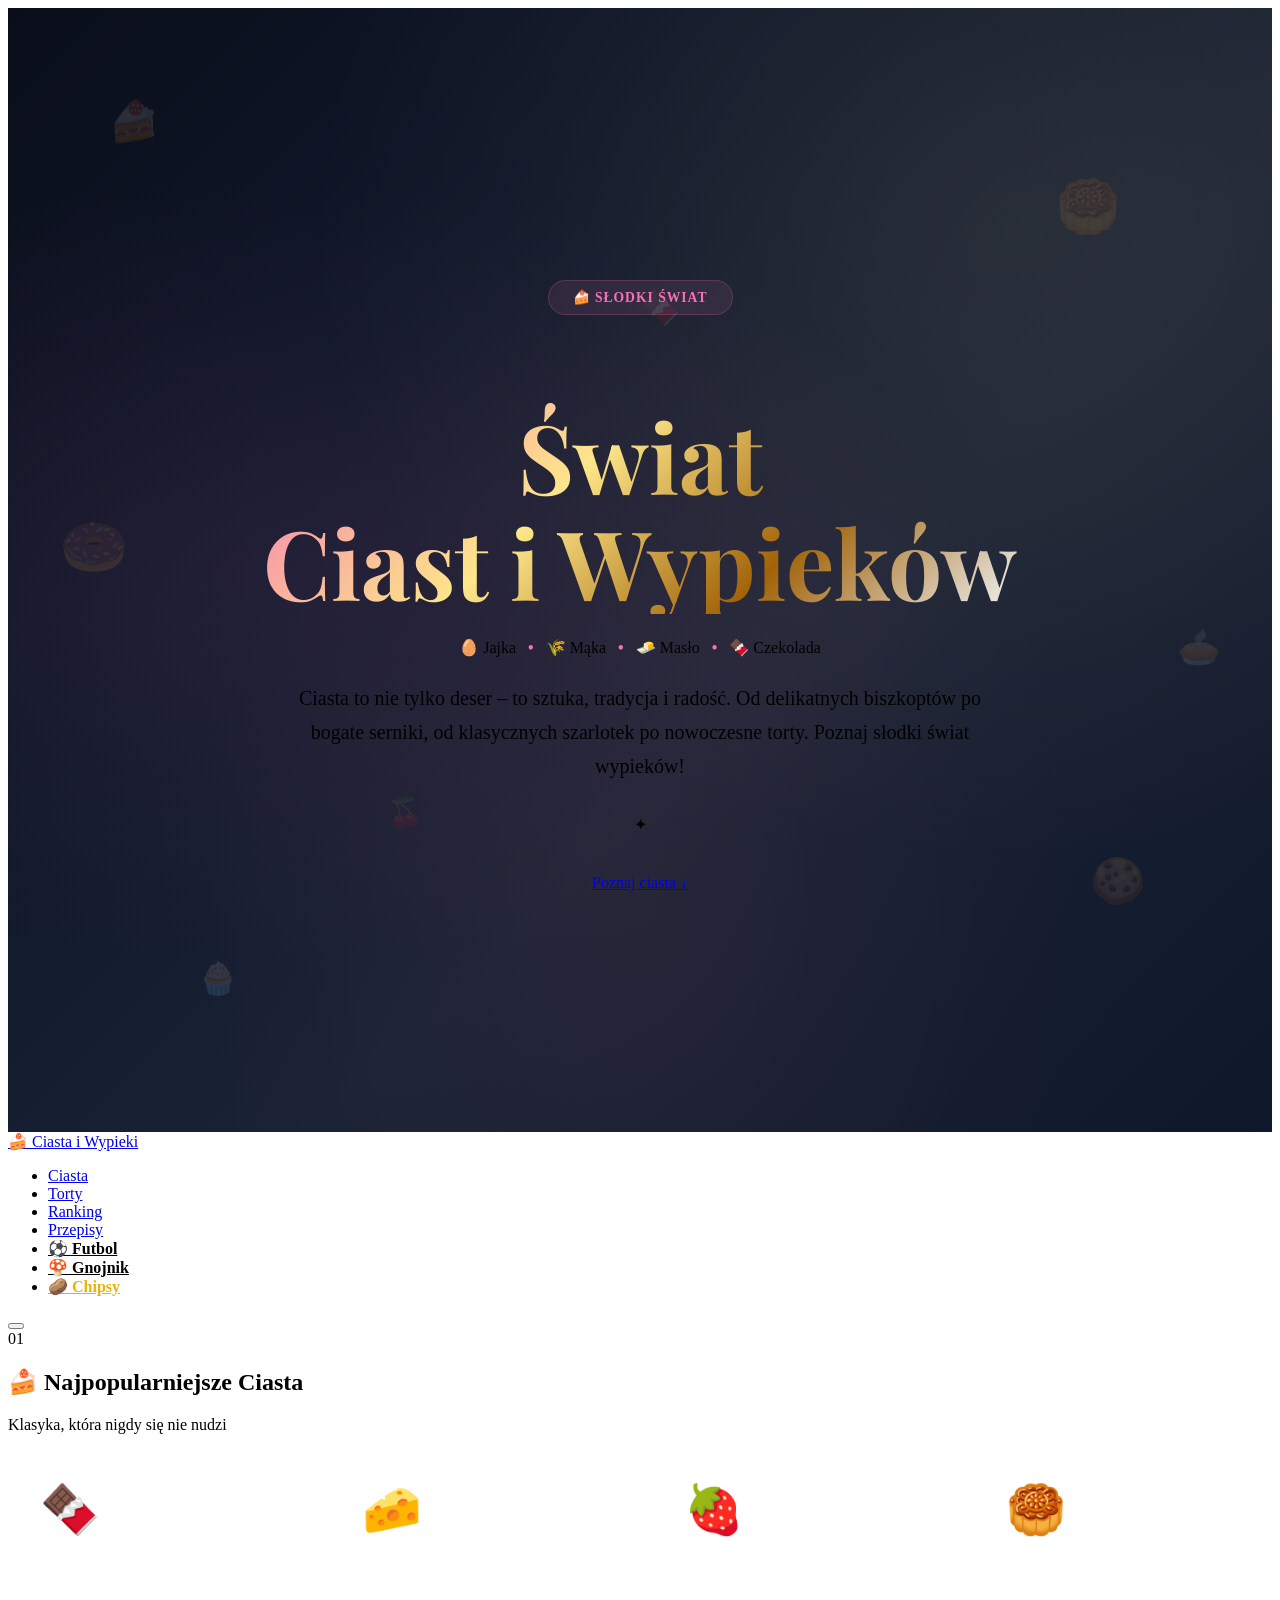
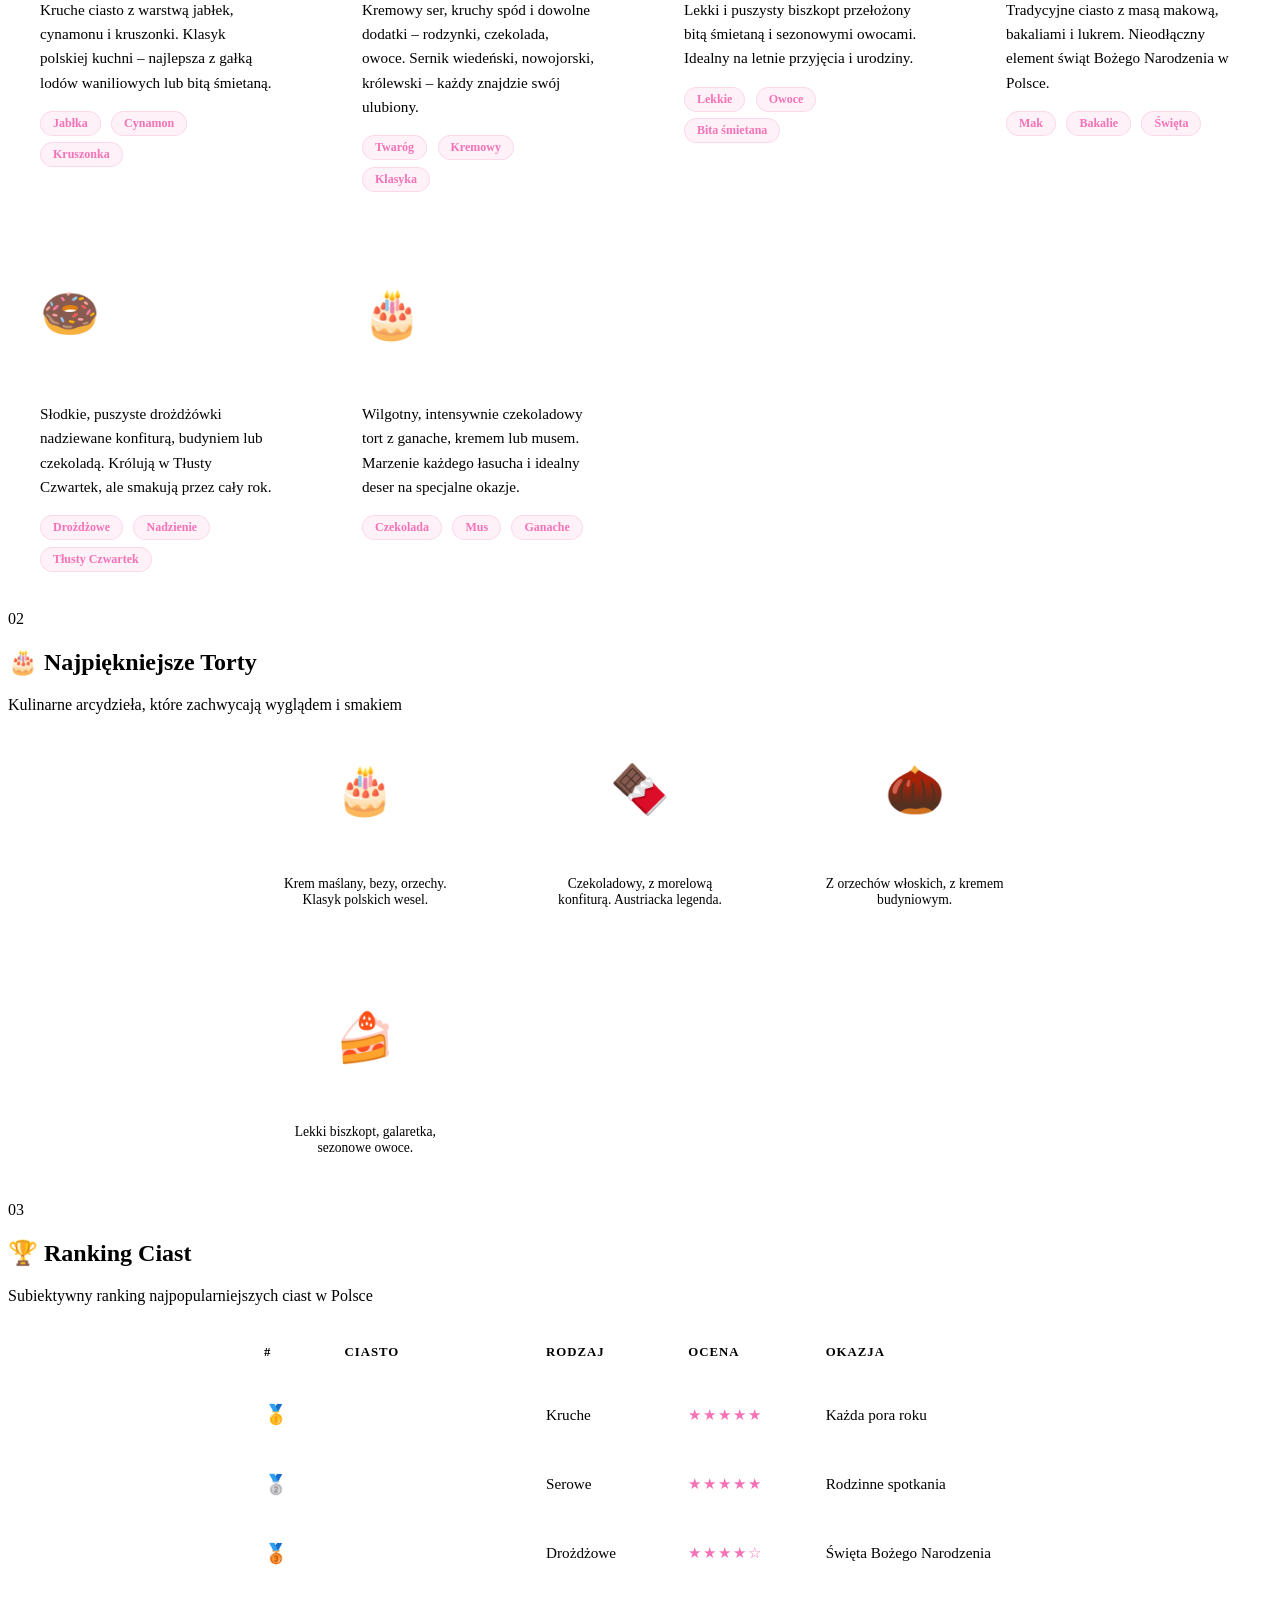
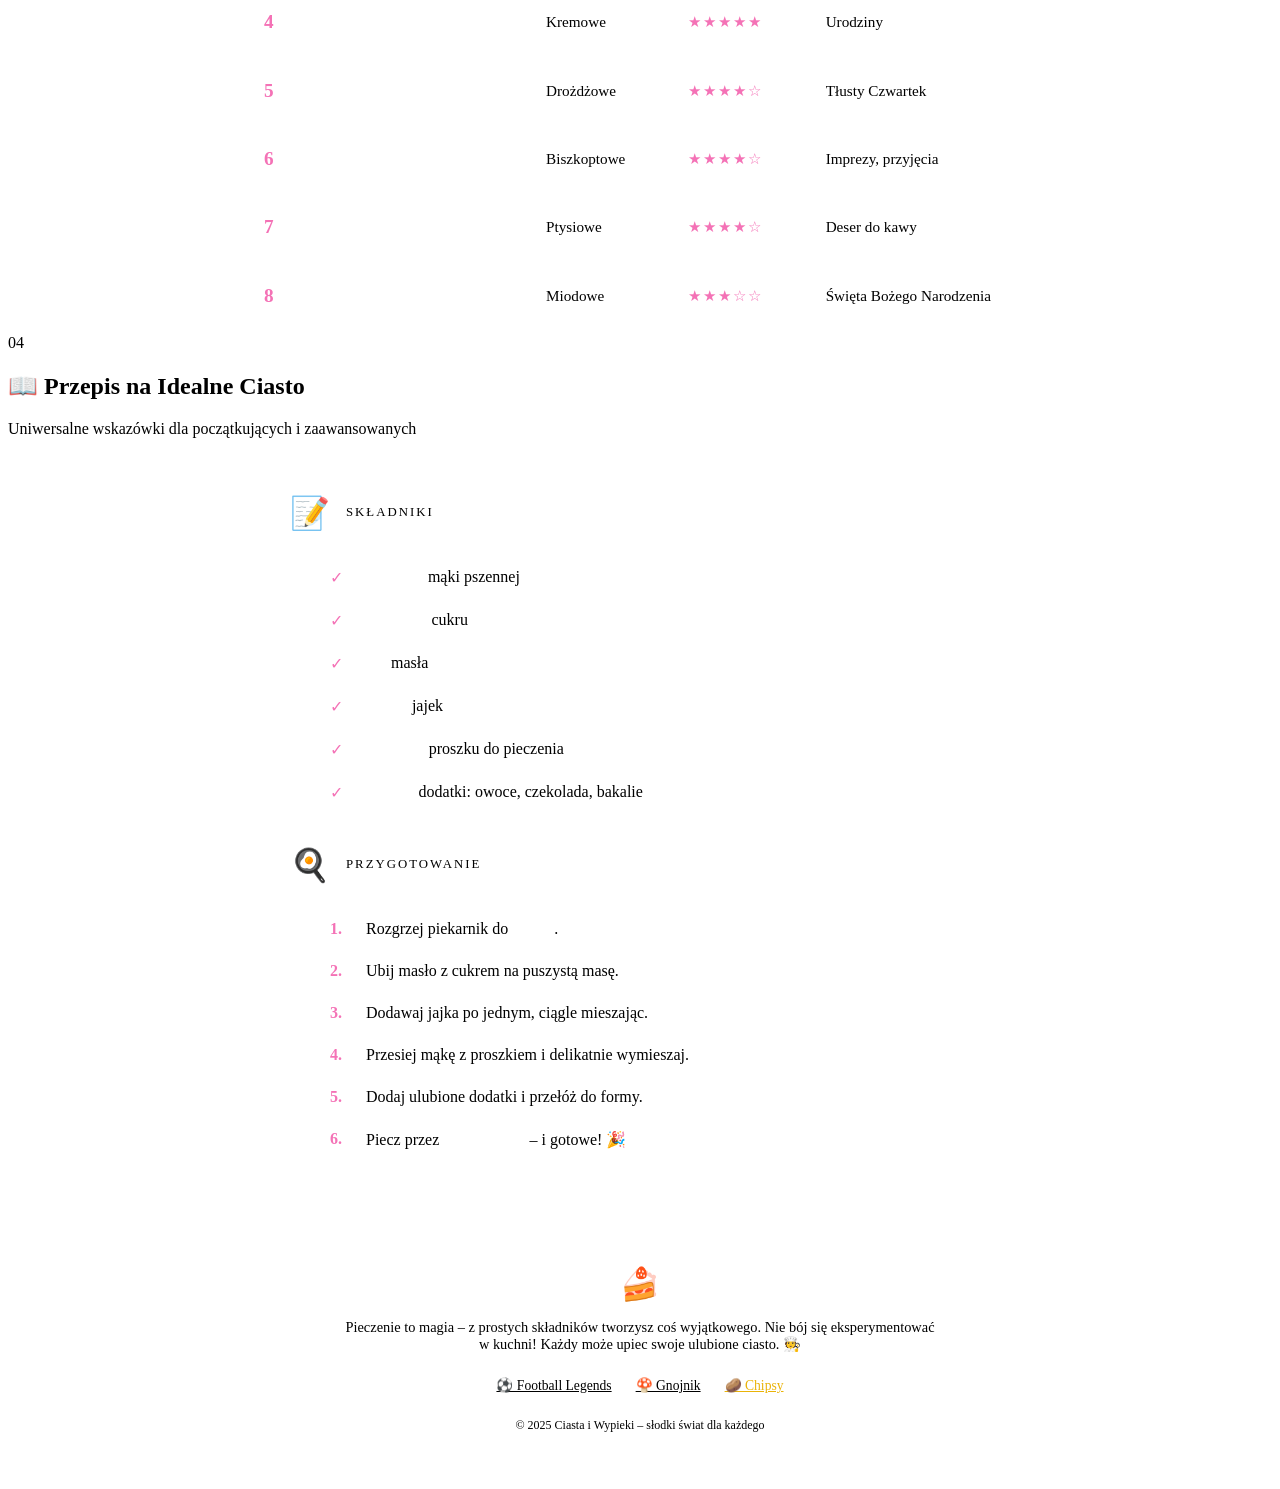
<file: ciasta.html>
<!DOCTYPE html>
<html lang="pl">
<head>
    <meta charset="UTF-8" />
    <meta name="viewport" content="width=device-width, initial-scale=1.0"/>
    <title>Ciasta - Słodki Świat Wypieków 🍰</title>
    <link rel="preconnect" href="https://fonts.googleapis.com" />
    <link rel="preconnect" href="https://fonts.gstatic.com" crossorigin />
    <link href="https://fonts.googleapis.com/css2?family=Inter:wght@400;500;600;700;800;900&family=Playfair+Display:ital,wght@0,600;0,700;1,600&display=swap" rel="stylesheet" />
    <link rel="stylesheet" href="style.css" />
    <style>
        /* ===== CIASTA - DODATKOWE STYLE ===== */
        :root {
            --ciasta-pink: #f472b6;
            --ciasta-rose: #fb7185;
            --ciasta-cream: #fde68a;
            --ciasta-brown: #a16207;
            --ciasta-choco: #78350f;
            --gradient-ciasta: linear-gradient(135deg, #f472b6, #fde68a, #a16207);
            --gradient-sweet: linear-gradient(135deg, #ec4899, #f59e0b, #78350f);
        }

        /* Hero */
        .ciasta-hero {
            min-height: 100vh;
            display: flex;
            align-items: center;
            justify-content: center;
            text-align: center;
            position: relative;
            overflow: hidden;
            padding: 8rem 2rem 6rem;
            background: linear-gradient(135deg, #0a0e1a 0%, #0f172a 30%, #1a2235 60%, #0f172a 100%);
        }

        .ciasta-hero-bg {
            position: absolute;
            inset: 0;
            background:
                radial-gradient(ellipse at 20% 50%, rgba(244, 114, 182, 0.08) 0%, transparent 50%),
                radial-gradient(ellipse at 80% 20%, rgba(253, 230, 138, 0.08) 0%, transparent 50%),
                radial-gradient(ellipse at 50% 80%, rgba(251, 113, 133, 0.06) 0%, transparent 50%);
            pointer-events: none;
        }

        .ciasta-hero-content {
            position: relative;
            z-index: 2;
            max-width: 900px;
        }

        .ciasta-hero-badge {
            display: inline-block;
            padding: 0.5rem 1.5rem;
            background: rgba(244, 114, 182, 0.1);
            border: 1px solid rgba(244, 114, 182, 0.2);
            border-radius: 50px;
            font-size: 0.85rem;
            font-weight: 600;
            color: var(--ciasta-pink);
            letter-spacing: 1px;
            text-transform: uppercase;
            margin-bottom: 1.5rem;
        }

        .ciasta-hero-title {
            font-family: 'Playfair Display', serif;
            font-size: clamp(3rem, 8vw, 6rem);
            font-weight: 700;
            line-height: 1.1;
            margin-bottom: 1.5rem;
            background: linear-gradient(135deg, #f472b6 0%, #fde68a 40%, #a16207 70%, #f1f5f9 100%);
            -webkit-background-clip: text;
            -webkit-text-fill-color: transparent;
            background-clip: text;
        }

        .ciasta-hero-subinfo {
            display: flex;
            justify-content: center;
            align-items: center;
            gap: 0.75rem;
            flex-wrap: wrap;
            font-size: 1rem;
            color: var(--text-muted);
            margin-bottom: 1.5rem;
        }

        .ciasta-subinfo-dot {
            color: var(--ciasta-pink);
            font-weight: 700;
        }

        .ciasta-hero-subtitle {
            font-size: clamp(1rem, 2vw, 1.25rem);
            color: var(--text-secondary);
            max-width: 700px;
            margin: 0 auto 2rem;
            line-height: 1.7;
        }

        .ciasta-hero-decoration {
            display: flex;
            align-items: center;
            justify-content: center;
            gap: 1rem;
            margin-bottom: 2.5rem;
        }

        /* Floating elements */
        .ciasta-float-container {
            position: absolute;
            inset: 0;
            pointer-events: none;
            overflow: hidden;
        }

        .ciasta-float {
            position: absolute;
            font-size: 2.5rem;
            opacity: 0.12;
            animation: heroFloat 18s infinite ease-in-out;
        }

        .ciasta-float:nth-child(1) { top: 8%; left: 8%; animation-delay: 0s; font-size: 2.5rem; }
        .ciasta-float:nth-child(2) { top: 15%; right: 12%; animation-delay: 2.5s; font-size: 3.2rem; }
        .ciasta-float:nth-child(3) { bottom: 12%; left: 15%; animation-delay: 5s; font-size: 2rem; }
        .ciasta-float:nth-child(4) { bottom: 20%; right: 10%; animation-delay: 1.5s; font-size: 2.8rem; }
        .ciasta-float:nth-child(5) { top: 45%; left: 4%; animation-delay: 3.5s; font-size: 3.5rem; }
        .ciasta-float:nth-child(6) { top: 55%; right: 4%; animation-delay: 4.5s; font-size: 2.2rem; }
        .ciasta-float:nth-child(7) { top: 25%; left: 50%; animation-delay: 6s; font-size: 2rem; }
        .ciasta-float:nth-child(8) { top: 70%; left: 30%; animation-delay: 7s; font-size: 1.8rem; }

        /* Cake cards grid */
        .ciasta-grid {
            display: grid;
            grid-template-columns: repeat(auto-fit, minmax(280px, 1fr));
            gap: 1.5rem;
        }

        .ciasta-card {
            background: var(--bg-card);
            border: 1px solid var(--glass-border);
            border-radius: var(--radius-md);
            padding: 2rem;
            transition: var(--transition);
            position: relative;
            overflow: hidden;
        }

        .ciasta-card::before {
            content: '';
            position: absolute;
            top: 0;
            left: 0;
            right: 0;
            height: 3px;
            background: var(--gradient-ciasta);
            opacity: 0;
            transition: var(--transition);
        }

        .ciasta-card:hover {
            transform: translateY(-5px);
            border-color: rgba(244, 114, 182, 0.2);
            box-shadow: var(--shadow-lg);
            background: var(--bg-card-hover);
        }

        .ciasta-card:hover::before {
            opacity: 1;
        }

        .ciasta-card-icon {
            font-size: 3rem;
            margin-bottom: 1rem;
        }

        .ciasta-card h3 {
            font-size: 1.3rem;
            font-weight: 700;
            margin-bottom: 0.5rem;
            color: white;
        }

        .ciasta-card .ciasta-card-desc {
            color: var(--text-secondary);
            font-size: 0.95rem;
            line-height: 1.6;
            margin-bottom: 1rem;
        }

        .ciasta-card .ciasta-card-tag {
            display: inline-block;
            padding: 0.25rem 0.75rem;
            border-radius: 50px;
            font-size: 0.75rem;
            font-weight: 600;
            background: rgba(244, 114, 182, 0.1);
            color: var(--ciasta-pink);
            border: 1px solid rgba(244, 114, 182, 0.2);
            margin-right: 0.4rem;
            margin-bottom: 0.4rem;
        }

        /* Ranking table */
        .ciasta-ranking {
            width: 100%;
            border-collapse: separate;
            border-spacing: 0 0.5rem;
        }

        .ciasta-ranking thead th {
            text-align: left;
            padding: 1rem 1.5rem;
            font-size: 0.8rem;
            font-weight: 700;
            text-transform: uppercase;
            letter-spacing: 1px;
            color: var(--text-muted);
            border-bottom: 1px solid var(--glass-border);
        }

        .ciasta-ranking tbody tr {
            background: var(--bg-card);
            border-radius: var(--radius-sm);
            transition: var(--transition);
            cursor: default;
        }

        .ciasta-ranking tbody tr:hover {
            background: var(--bg-card-hover);
            transform: scale(1.01);
        }

        .ciasta-ranking tbody td {
            padding: 1.2rem 1.5rem;
            color: var(--text-secondary);
            font-size: 0.95rem;
        }

        .ciasta-ranking tbody td:first-child {
            border-radius: var(--radius-sm) 0 0 var(--radius-sm);
            font-weight: 800;
            font-size: 1.2rem;
            color: var(--ciasta-pink);
        }

        .ciasta-ranking tbody td:last-child {
            border-radius: 0 var(--radius-sm) var(--radius-sm) 0;
        }

        .ciasta-ranking .rank-name {
            font-weight: 600;
            color: white;
        }

        .ciasta-ranking .rank-stars {
            color: var(--ciasta-pink);
            letter-spacing: 2px;
        }

        @keyframes heroFloat {
            0%, 100% { transform: translateY(0) rotate(0deg); }
            25% { transform: translateY(-20px) rotate(5deg); }
            50% { transform: translateY(-10px) rotate(-3deg); }
            75% { transform: translateY(-30px) rotate(4deg); }
        }

        @media (max-width: 768px) {
            .ciasta-ranking thead {
                display: none;
            }
            .ciasta-ranking tbody tr {
                display: block;
                margin-bottom: 1rem;
                padding: 1rem;
            }
            .ciasta-ranking tbody td {
                display: block;
                padding: 0.25rem 0;
                border-radius: 0 !important;
            }
            .ciasta-ranking tbody td::before {
                content: attr(data-label);
                font-weight: 600;
                color: var(--text-muted);
                display: inline-block;
                width: 100px;
                font-size: 0.8rem;
                text-transform: uppercase;
                letter-spacing: 1px;
            }
            .ciasta-ranking tbody td:first-child {
                font-size: 1rem;
            }
        }
    </style>
</head>
<body>

    <!-- ===== NAGŁÓWEK ===== -->
    <header class="ciasta-hero">
        <div class="ciasta-hero-bg"></div>
        <div class="container ciasta-hero-content">
            <span class="ciasta-hero-badge">🍰 SŁODKI ŚWIAT</span>
            <h1 class="ciasta-hero-title">Świat<br/>Ciast i Wypieków</h1>
            <div class="ciasta-hero-subinfo">
                <span>🥚 Jajka</span>
                <span class="ciasta-subinfo-dot">•</span>
                <span>🌾 Mąka</span>
                <span class="ciasta-subinfo-dot">•</span>
                <span>🧈 Masło</span>
                <span class="ciasta-subinfo-dot">•</span>
                <span>🍫 Czekolada</span>
            </div>
            <p class="ciasta-hero-subtitle">
                Ciasta to nie tylko deser – to sztuka, tradycja i radość. Od delikatnych biszkoptów
                po bogate serniki, od klasycznych szarlotek po nowoczesne torty. Poznaj słodki świat wypieków!
            </p>
            <div class="ciasta-hero-decoration">
                <span class="deco-line"></span>
                <span class="deco-dot">✦</span>
                <span class="deco-line"></span>
            </div>
            <a href="#ciasta" class="hero-cta">Poznaj ciasta ↓</a>
        </div>
        <div class="ciasta-float-container">
            <span class="ciasta-float">🍰</span>
            <span class="ciasta-float">🥮</span>
            <span class="ciasta-float">🧁</span>
            <span class="ciasta-float">🍪</span>
            <span class="ciasta-float">🍩</span>
            <span class="ciasta-float">🥧</span>
            <span class="ciasta-float">🍫</span>
            <span class="ciasta-float">🍒</span>
        </div>
    </header>

    <!-- ===== NAVIGACJA ===== -->
    <nav id="navbar">
        <div class="container nav-container">
            <a href="#" class="nav-logo">🍰 Ciasta i Wypieki</a>
            <ul class="nav-links">
                <li><a href="#ciasta">Ciasta</a></li>
                <li><a href="#torty">Torty</a></li>
                <li><a href="#ranking">Ranking</a></li>
                <li><a href="#przepisy">Przepisy</a></li>
                <li><a href="index.html" style="color: var(--accent-gold); font-weight: 700;">⚽ Futbol</a></li>
                <li><a href="gnojnik.html" style="color: var(--accent-green); font-weight: 700;">🍄 Gnojnik</a></li>
                <li><a href="chipasach.html" style="color: #eab308; font-weight: 700;">🥔 Chipsy</a></li>
            </ul>
            <button class="nav-toggle" aria-label="Menu" onclick="toggleNav()">
                <span></span>
                <span></span>
                <span></span>
            </button>
        </div>
    </nav>

    <!-- ===== CIASTA ===== -->
    <section id="ciasta" class="section">
        <div class="container">
            <div class="section-header">
                <span class="section-number">01</span>
                <h2 class="section-title">🍰 Najpopularniejsze Ciasta</h2>
                <p class="section-subtitle">Klasyka, która nigdy się nie nudzi</p>
            </div>

            <div class="ciasta-grid">

                <div class="ciasta-card">
                    <div class="ciasta-card-icon">🍫</div>
                    <h3>Szarlotka</h3>
                    <p class="ciasta-card-desc">
                        Kruche ciasto z warstwą jabłek, cynamonu i kruszonki. Klasyk polskiej kuchni –
                        najlepsza z gałką lodów waniliowych lub bitą śmietaną.
                    </p>
                    <div>
                        <span class="ciasta-card-tag">Jabłka</span>
                        <span class="ciasta-card-tag">Cynamon</span>
                        <span class="ciasta-card-tag">Kruszonka</span>
                    </div>
                </div>

                <div class="ciasta-card">
                    <div class="ciasta-card-icon">🧀</div>
                    <h3>Sernik</h3>
                    <p class="ciasta-card-desc">
                        Kremowy ser, kruchy spód i dowolne dodatki – rodzynki, czekolada, owoce.
                        Sernik wiedeński, nowojorski, królewski – każdy znajdzie swój ulubiony.
                    </p>
                    <div>
                        <span class="ciasta-card-tag">Twaróg</span>
                        <span class="ciasta-card-tag">Kremowy</span>
                        <span class="ciasta-card-tag">Klasyka</span>
                    </div>
                </div>

                <div class="ciasta-card">
                    <div class="ciasta-card-icon">🍓</div>
                    <h3>Biszkopt z Owocami</h3>
                    <p class="ciasta-card-desc">
                        Lekki i puszysty biszkopt przełożony bitą śmietaną i sezonowymi owocami.
                        Idealny na letnie przyjęcia i urodziny.
                    </p>
                    <div>
                        <span class="ciasta-card-tag">Lekkie</span>
                        <span class="ciasta-card-tag">Owoce</span>
                        <span class="ciasta-card-tag">Bita śmietana</span>
                    </div>
                </div>

                <div class="ciasta-card">
                    <div class="ciasta-card-icon">🥮</div>
                    <h3>Makowiec</h3>
                    <p class="ciasta-card-desc">
                        Tradycyjne ciasto z masą makową, bakaliami i lukrem. Nieodłączny element
                        świąt Bożego Narodzenia w Polsce.
                    </p>
                    <div>
                        <span class="ciasta-card-tag">Mak</span>
                        <span class="ciasta-card-tag">Bakalie</span>
                        <span class="ciasta-card-tag">Święta</span>
                    </div>
                </div>

                <div class="ciasta-card">
                    <div class="ciasta-card-icon">🍩</div>
                    <h3>Pączki</h3>
                    <p class="ciasta-card-desc">
                        Słodkie, puszyste drożdżówki nadziewane konfiturą, budyniem lub czekoladą.
                        Królują w Tłusty Czwartek, ale smakują przez cały rok.
                    </p>
                    <div>
                        <span class="ciasta-card-tag">Drożdżowe</span>
                        <span class="ciasta-card-tag">Nadzienie</span>
                        <span class="ciasta-card-tag">Tłusty Czwartek</span>
                    </div>
                </div>

                <div class="ciasta-card">
                    <div class="ciasta-card-icon">🎂</div>
                    <h3>Tort Czekoladowy</h3>
                    <p class="ciasta-card-desc">
                        Wilgotny, intensywnie czekoladowy tort z ganache, kremem lub musem.
                        Marzenie każdego łasucha i idealny deser na specjalne okazje.
                    </p>
                    <div>
                        <span class="ciasta-card-tag">Czekolada</span>
                        <span class="ciasta-card-tag">Mus</span>
                        <span class="ciasta-card-tag">Ganache</span>
                    </div>
                </div>

            </div>
        </div>
    </section>

    <!-- ===== TORTY ===== -->
    <section id="torty" class="section alt-bg">
        <div class="container">
            <div class="section-header">
                <span class="section-number">02</span>
                <h2 class="section-title">🎂 Najpiękniejsze Torty</h2>
                <p class="section-subtitle">Kulinarne arcydzieła, które zachwycają wyglądem i smakiem</p>
            </div>

            <div style="max-width: 800px; margin: 0 auto; display: grid; grid-template-columns: repeat(auto-fit, minmax(220px, 1fr)); gap: 1.5rem;">

                <div style="background: var(--bg-card); border: 1px solid var(--glass-border); border-radius: var(--radius-md); padding: 2rem; text-align: center; transition: var(--transition);">
                    <div style="font-size: 3rem; margin-bottom: 0.75rem;">🎂</div>
                    <h4 style="font-size: 1.1rem; font-weight: 700; color: white; margin-bottom: 0.5rem;">Tort Wiedeński</h4>
                    <p style="color: var(--text-muted); font-size: 0.85rem;">Krem maślany, bezy, orzechy. Klasyk polskich wesel.</p>
                </div>

                <div style="background: var(--bg-card); border: 1px solid var(--glass-border); border-radius: var(--radius-md); padding: 2rem; text-align: center; transition: var(--transition);">
                    <div style="font-size: 3rem; margin-bottom: 0.75rem;">🍫</div>
                    <h4 style="font-size: 1.1rem; font-weight: 700; color: white; margin-bottom: 0.5rem;">Sacher</h4>
                    <p style="color: var(--text-muted); font-size: 0.85rem;">Czekoladowy, z morelową konfiturą. Austriacka legenda.</p>
                </div>

                <div style="background: var(--bg-card); border: 1px solid var(--glass-border); border-radius: var(--radius-md); padding: 2rem; text-align: center; transition: var(--transition);">
                    <div style="font-size: 3rem; margin-bottom: 0.75rem;">🌰</div>
                    <h4 style="font-size: 1.1rem; font-weight: 700; color: white; margin-bottom: 0.5rem;">Tort Orzechowy</h4>
                    <p style="color: var(--text-muted); font-size: 0.85rem;">Z orzechów włoskich, z kremem budyniowym.</p>
                </div>

                <div style="background: var(--bg-card); border: 1px solid var(--glass-border); border-radius: var(--radius-md); padding: 2rem; text-align: center; transition: var(--transition);">
                    <div style="font-size: 3rem; margin-bottom: 0.75rem;">🍰</div>
                    <h4 style="font-size: 1.1rem; font-weight: 700; color: white; margin-bottom: 0.5rem;">Tort Owocowy</h4>
                    <p style="color: var(--text-muted); font-size: 0.85rem;">Lekki biszkopt, galaretka, sezonowe owoce.</p>
                </div>

            </div>
        </div>
    </section>

    <!-- ===== RANKING ===== -->
    <section id="ranking" class="section">
        <div class="container">
            <div class="section-header">
                <span class="section-number">03</span>
                <h2 class="section-title">🏆 Ranking Ciast</h2>
                <p class="section-subtitle">Subiektywny ranking najpopularniejszych ciast w Polsce</p>
            </div>

            <div style="max-width: 800px; margin: 0 auto; overflow-x: auto;">
                <table class="ciasta-ranking">
                    <thead>
                        <tr>
                            <th>#</th>
                            <th>Ciasto</th>
                            <th>Rodzaj</th>
                            <th>Ocena</th>
                            <th>Okazja</th>
                        </tr>
                    </thead>
                    <tbody>
                        <tr>
                            <td>🥇</td>
                            <td><span class="rank-name">Szarlotka</span></td>
                            <td>Kruche</td>
                            <td><span class="rank-stars">★★★★★</span></td>
                            <td>Każda pora roku</td>
                        </tr>
                        <tr>
                            <td>🥈</td>
                            <td><span class="rank-name">Sernik</span></td>
                            <td>Serowe</td>
                            <td><span class="rank-stars">★★★★★</span></td>
                            <td>Rodzinne spotkania</td>
                        </tr>
                        <tr>
                            <td>🥉</td>
                            <td><span class="rank-name">Makowiec</span></td>
                            <td>Drożdżowe</td>
                            <td><span class="rank-stars">★★★★☆</span></td>
                            <td>Święta Bożego Narodzenia</td>
                        </tr>
                        <tr>
                            <td>4</td>
                            <td><span class="rank-name">Tort Czekoladowy</span></td>
                            <td>Kremowe</td>
                            <td><span class="rank-stars">★★★★★</span></td>
                            <td>Urodziny</td>
                        </tr>
                        <tr>
                            <td>5</td>
                            <td><span class="rank-name">Pączki</span></td>
                            <td>Drożdżowe</td>
                            <td><span class="rank-stars">★★★★☆</span></td>
                            <td>Tłusty Czwartek</td>
                        </tr>
                        <tr>
                            <td>6</td>
                            <td><span class="rank-name">Biszkopt z Owocami</span></td>
                            <td>Biszkoptowe</td>
                            <td><span class="rank-stars">★★★★☆</span></td>
                            <td>Imprezy, przyjęcia</td>
                        </tr>
                        <tr>
                            <td>7</td>
                            <td><span class="rank-name">Karpatka</span></td>
                            <td>Ptysiowe</td>
                            <td><span class="rank-stars">★★★★☆</span></td>
                            <td>Deser do kawy</td>
                        </tr>
                        <tr>
                            <td>8</td>
                            <td><span class="rank-name">Piernik</span></td>
                            <td>Miodowe</td>
                            <td><span class="rank-stars">★★★☆☆</span></td>
                            <td>Święta Bożego Narodzenia</td>
                        </tr>
                    </tbody>
                </table>
            </div>
        </div>
    </section>

    <!-- ===== PRZEPISY ===== -->
    <section id="przepisy" class="section alt-bg">
        <div class="container">
            <div class="section-header">
                <span class="section-number">04</span>
                <h2 class="section-title">📖 Przepis na Idealne Ciasto</h2>
                <p class="section-subtitle">Uniwersalne wskazówki dla początkujących i zaawansowanych</p>
            </div>

            <div style="max-width: 700px; margin: 0 auto; background: var(--bg-card); border: 1px solid var(--glass-border); border-radius: var(--radius-lg); padding: 2.5rem;">

                <div style="display: flex; gap: 1rem; align-items: center; margin-bottom: 1.5rem;">
                    <span style="font-size: 2rem;">📝</span>
                    <span style="font-size: 0.8rem; color: var(--text-muted); text-transform: uppercase; letter-spacing: 2px;">Składniki</span>
                </div>

                <ul style="list-style: none; margin-bottom: 2rem;">
                    <li style="padding: 0.75rem 0; border-bottom: 1px solid var(--glass-border); color: var(--text-secondary); display: flex; gap: 0.75rem;">
                        <span style="color: var(--ciasta-pink);">✓</span>
                        <span><strong style="color: white;">2 szklanki</strong> mąki pszennej</span>
                    </li>
                    <li style="padding: 0.75rem 0; border-bottom: 1px solid var(--glass-border); color: var(--text-secondary); display: flex; gap: 0.75rem;">
                        <span style="color: var(--ciasta-pink);">✓</span>
                        <span><strong style="color: white;">1 szklanka</strong> cukru</span>
                    </li>
                    <li style="padding: 0.75rem 0; border-bottom: 1px solid var(--glass-border); color: var(--text-secondary); display: flex; gap: 0.75rem;">
                        <span style="color: var(--ciasta-pink);">✓</span>
                        <span><strong style="color: white;">200g</strong> masła</span>
                    </li>
                    <li style="padding: 0.75rem 0; border-bottom: 1px solid var(--glass-border); color: var(--text-secondary); display: flex; gap: 0.75rem;">
                        <span style="color: var(--ciasta-pink);">✓</span>
                        <span><strong style="color: white;">4 sztuki</strong> jajek</span>
                    </li>
                    <li style="padding: 0.75rem 0; border-bottom: 1px solid var(--glass-border); color: var(--text-secondary); display: flex; gap: 0.75rem;">
                        <span style="color: var(--ciasta-pink);">✓</span>
                        <span><strong style="color: white;">1 łyżeczka</strong> proszku do pieczenia</span>
                    </li>
                    <li style="padding: 0.75rem 0; color: var(--text-secondary); display: flex; gap: 0.75rem;">
                        <span style="color: var(--ciasta-pink);">✓</span>
                        <span><strong style="color: white;">Dowolne</strong> dodatki: owoce, czekolada, bakalie</span>
                    </li>
                </ul>

                <div style="display: flex; gap: 1rem; align-items: center; margin-bottom: 1.5rem;">
                    <span style="font-size: 2rem;">🍳</span>
                    <span style="font-size: 0.8rem; color: var(--text-muted); text-transform: uppercase; letter-spacing: 2px;">Przygotowanie</span>
                </div>

                <ol style="list-style: none; counter-reset: step;">
                    <li style="padding: 0.75rem 0; border-bottom: 1px solid var(--glass-border); color: var(--text-secondary); display: flex; gap: 0.75rem; counter-increment: step;">
                        <span style="color: var(--ciasta-pink); font-weight: 700; min-width: 1.5rem;">1.</span>
                        <span>Rozgrzej piekarnik do <strong style="color: white;">180°C</strong>.</span>
                    </li>
                    <li style="padding: 0.75rem 0; border-bottom: 1px solid var(--glass-border); color: var(--text-secondary); display: flex; gap: 0.75rem; counter-increment: step;">
                        <span style="color: var(--ciasta-pink); font-weight: 700; min-width: 1.5rem;">2.</span>
                        <span>Ubij masło z cukrem na puszystą masę.</span>
                    </li>
                    <li style="padding: 0.75rem 0; border-bottom: 1px solid var(--glass-border); color: var(--text-secondary); display: flex; gap: 0.75rem; counter-increment: step;">
                        <span style="color: var(--ciasta-pink); font-weight: 700; min-width: 1.5rem;">3.</span>
                        <span>Dodawaj jajka po jednym, ciągle mieszając.</span>
                    </li>
                    <li style="padding: 0.75rem 0; border-bottom: 1px solid var(--glass-border); color: var(--text-secondary); display: flex; gap: 0.75rem; counter-increment: step;">
                        <span style="color: var(--ciasta-pink); font-weight: 700; min-width: 1.5rem;">4.</span>
                        <span>Przesiej mąkę z proszkiem i delikatnie wymieszaj.</span>
                    </li>
                    <li style="padding: 0.75rem 0; border-bottom: 1px solid var(--glass-border); color: var(--text-secondary); display: flex; gap: 0.75rem; counter-increment: step;">
                        <span style="color: var(--ciasta-pink); font-weight: 700; min-width: 1.5rem;">5.</span>
                        <span>Dodaj ulubione dodatki i przełóż do formy.</span>
                    </li>
                    <li style="padding: 0.75rem 0; color: var(--text-secondary); display: flex; gap: 0.75rem; counter-increment: step;">
                        <span style="color: var(--ciasta-pink); font-weight: 700; min-width: 1.5rem;">6.</span>
                        <span>Piecz przez <strong style="color: white;">40-50 minut</strong> – i gotowe! 🎉</span>
                    </li>
                </ol>

            </div>
        </div>
    </section>

    <!-- ===== STOPKA ===== -->
    <footer style="background: var(--bg-alt); border-top: 1px solid var(--glass-border); padding: 3rem 0; text-align: center;">
        <div class="container">
            <div style="font-size: 2rem; margin-bottom: 1rem;">🍰</div>
            <p style="color: var(--text-muted); font-size: 0.9rem; max-width: 600px; margin: 0 auto 1rem;">
                Pieczenie to magia – z prostych składników tworzysz coś wyjątkowego.
                Nie bój się eksperymentować w kuchni! Każdy może upiec swoje ulubione ciasto. 🧑‍🍳
            </p>
            <div style="display: flex; justify-content: center; gap: 1.5rem; flex-wrap: wrap; margin-top: 1.5rem; font-size: 0.85rem; color: var(--text-muted);">
                <a href="index.html" style="color: var(--accent-gold);">⚽ Football Legends</a>
                <a href="gnojnik.html" style="color: var(--accent-green);">🍄 Gnojnik</a>
                <a href="chipasach.html" style="color: #eab308;">🥔 Chipsy</a>
            </div>
            <div style="margin-top: 1.5rem; color: var(--text-muted); font-size: 0.75rem;">
                &copy; 2025 Ciasta i Wypieki – słodki świat dla każdego
            </div>
        </div>
    </footer>

    <!-- ===== SKRYPTY ===== -->
    <script>
        function toggleNav() {
            const nav = document.querySelector('.nav-links');
            nav.classList.toggle('active');
        }

        // Navbar scroll
        const navbar = document.getElementById('navbar');
        window.addEventListener('scroll', () => {
            if (window.scrollY > 50) {
                navbar.classList.add('scrolled');
            } else {
                navbar.classList.remove('scrolled');
            }
        });
    </script>
</body>
</html>
</file>
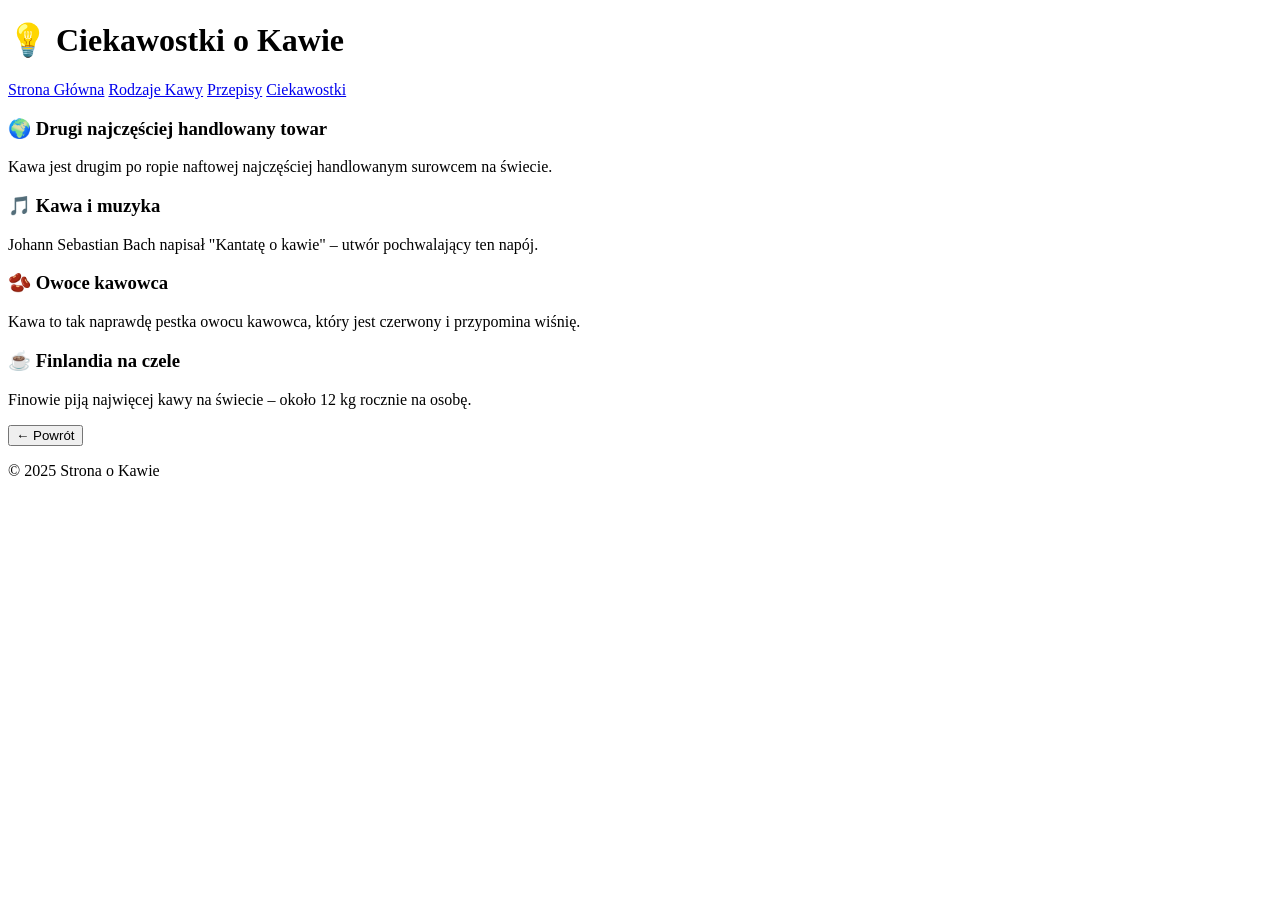
<file: ciekawostki.html>
<!DOCTYPE html>
<html lang="pl">
<head>
    <meta charset="UTF-8">
    <meta name="viewport" content="width=device-width, initial-scale=1.0">
    <title>Ciekawostki o Kawie</title>
    <link rel="stylesheet" href="style.css">
</head>
<body>
    <header>
        <h1>💡 Ciekawostki o Kawie</h1>
        <nav>
            <a href="index.html">Strona Główna</a>
            <a href="rodzaje.html">Rodzaje Kawy</a>
            <a href="przepisy.html">Przepisy</a>
            <a href="ciekawostki.html">Ciekawostki</a>
        </nav>
    </header>

    <main>
        <section class="content-list">
            <div class="item">
                <h3>🌍 Drugi najczęściej handlowany towar</h3>
                <p>Kawa jest drugim po ropie naftowej najczęściej handlowanym surowcem na świecie.</p>
            </div>
            <div class="item">
                <h3>🎵 Kawa i muzyka</h3>
                <p>Johann Sebastian Bach napisał "Kantatę o kawie" – utwór pochwalający ten napój.</p>
            </div>
            <div class="item">
                <h3>🫘 Owoce kawowca</h3>
                <p>Kawa to tak naprawdę pestka owocu kawowca, który jest czerwony i przypomina wiśnię.</p>
            </div>
            <div class="item">
                <h3>☕ Finlandia na czele</h3>
                <p>Finowie piją najwięcej kawy na świecie – około 12 kg rocznie na osobę.</p>
            </div>
        </section>
        <button class="back-btn" onclick="location.href='index.html'">← Powrót</button>
    </main>

    <footer>
        <p>&copy; 2025 Strona o Kawie</p>
    </footer>
</body>
</html>
</file>
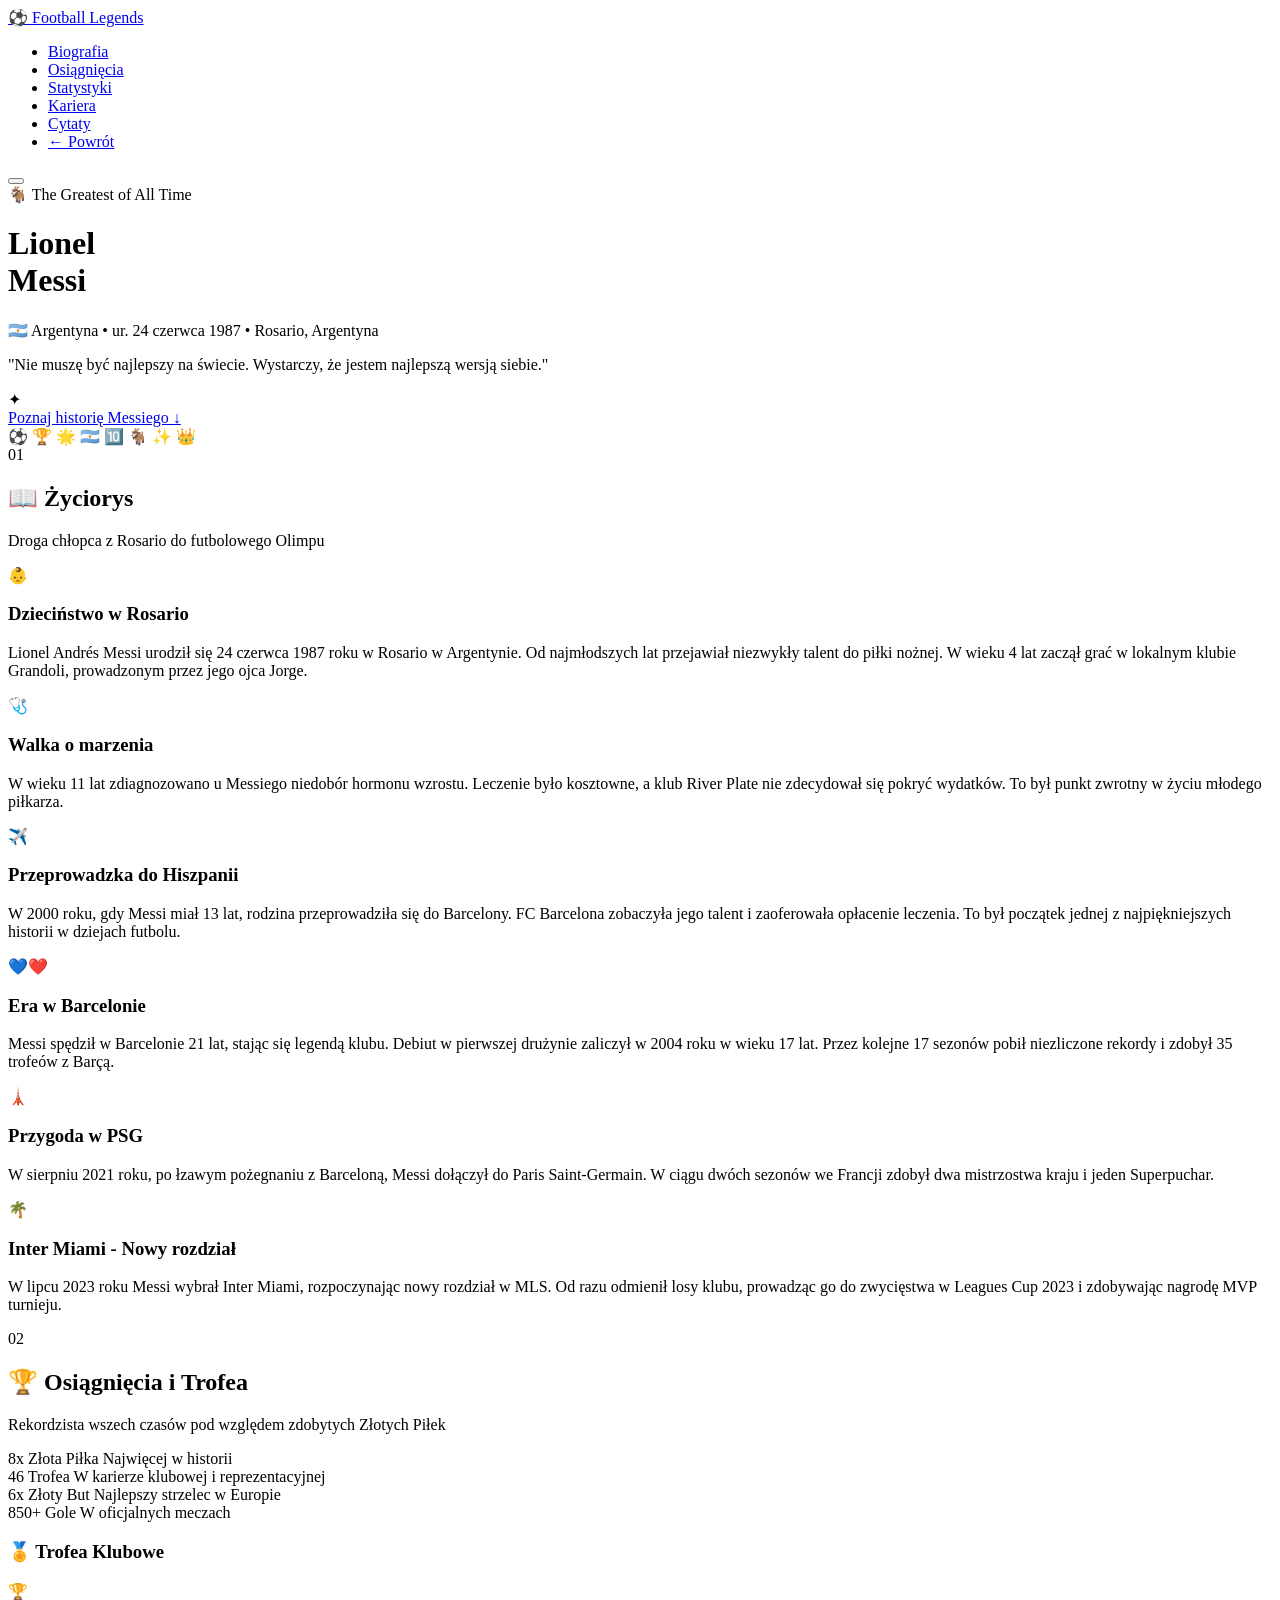
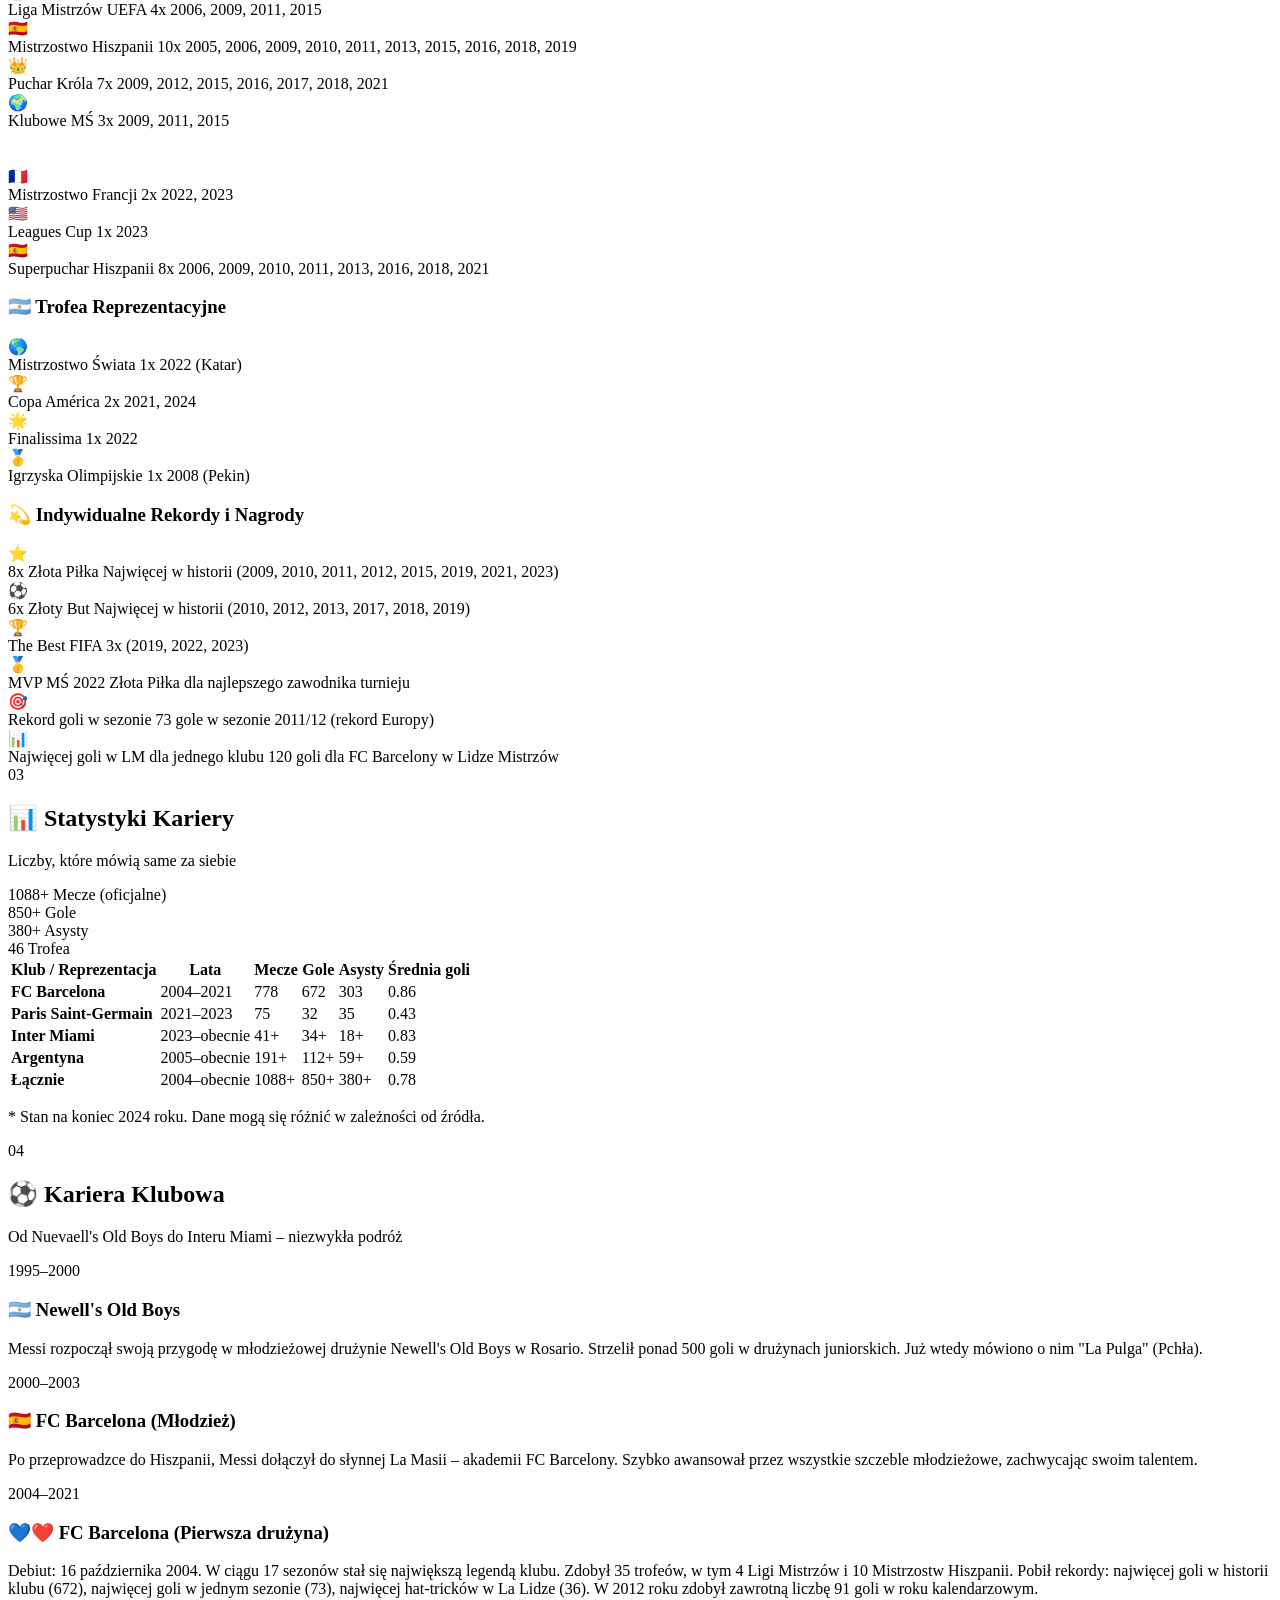
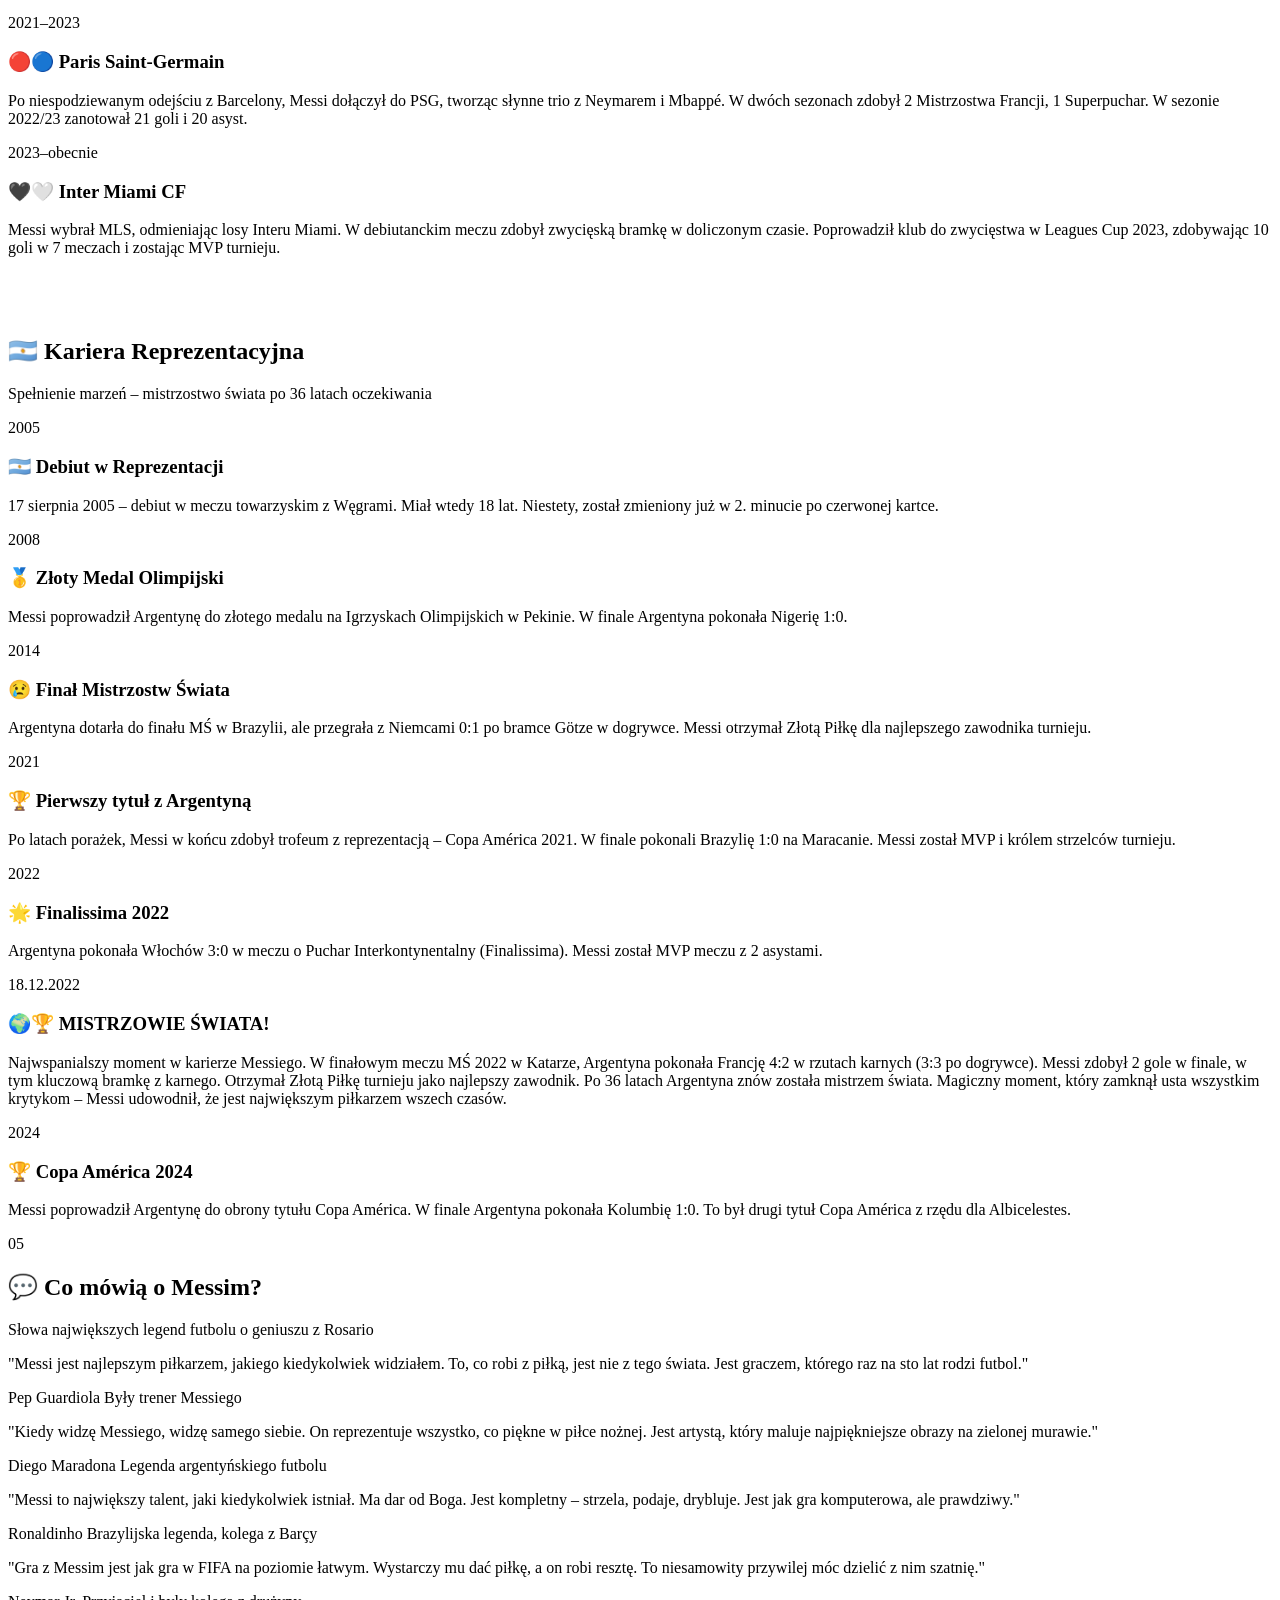
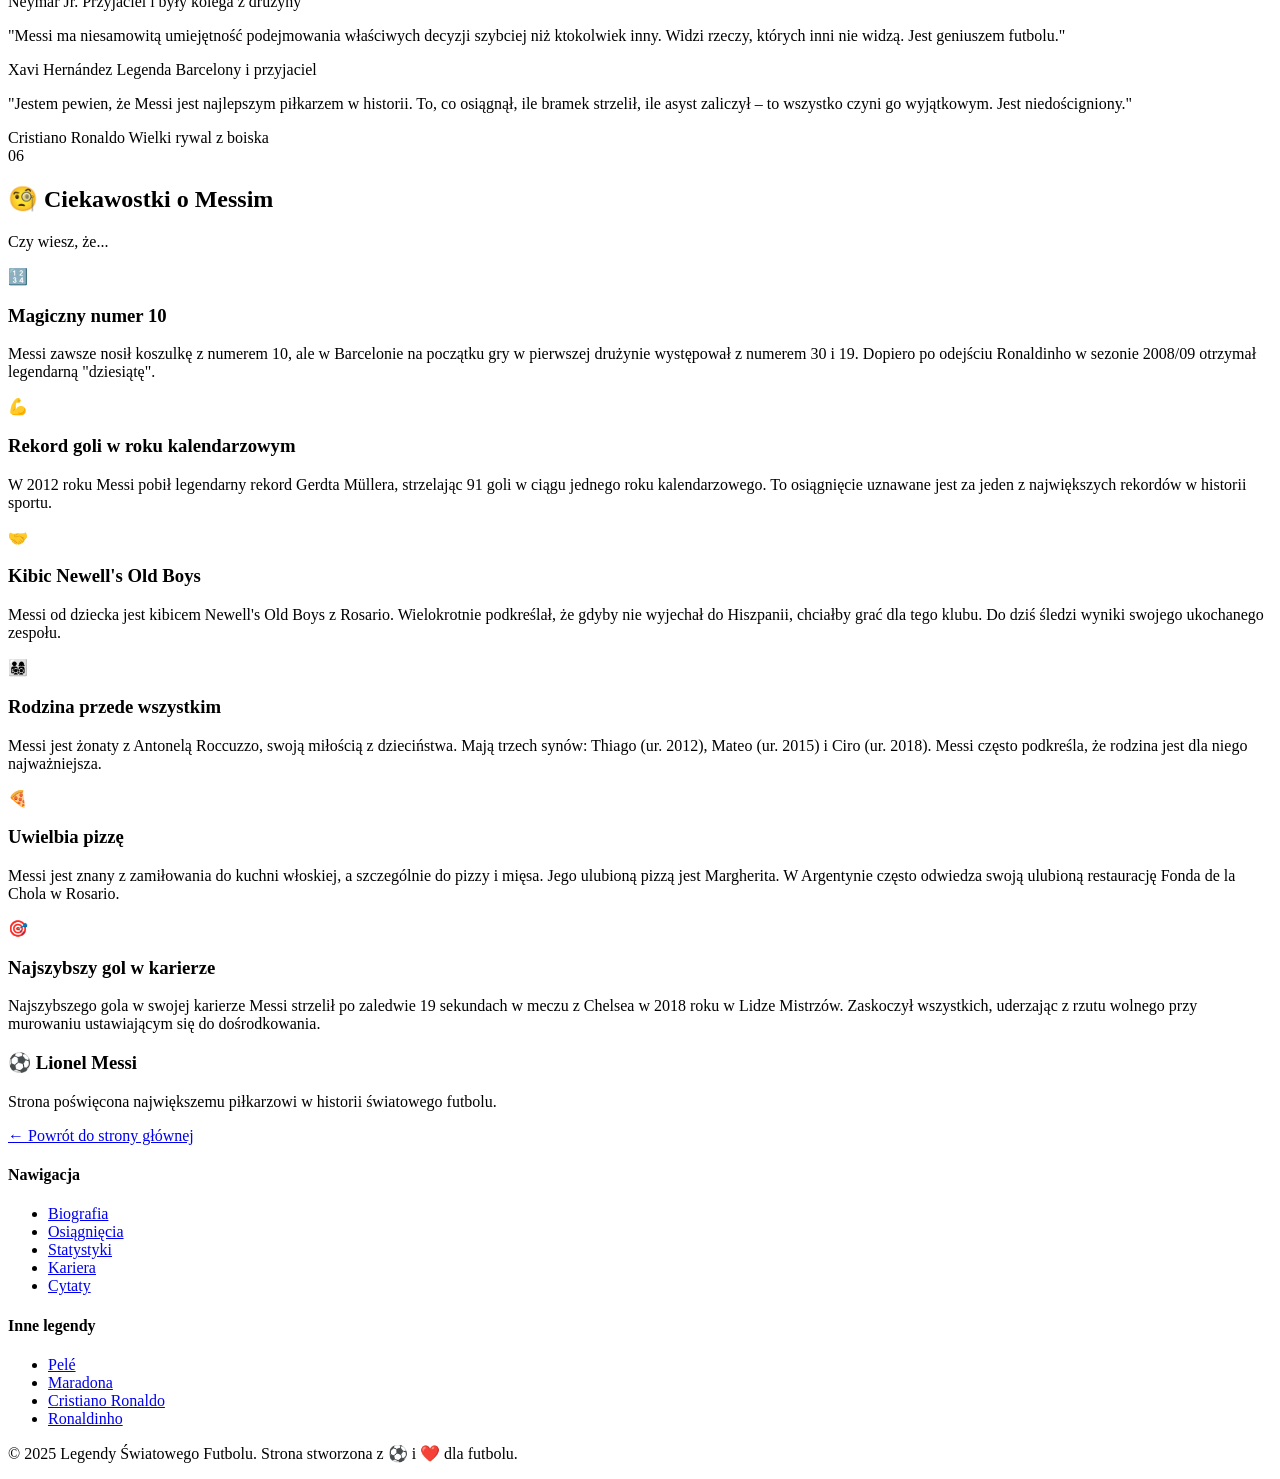
<file: messi.html>
<!DOCTYPE html>
<html lang="pl">
<head>
    <meta charset="UTF-8" />
    <meta name="viewport" content="width=device-width, initial-scale=1.0"/>
    <title>Lionel Messi - Najlepszy Piłkarz Świata ⚽</title>
    <link rel="preconnect" href="https://fonts.googleapis.com" />
    <link rel="preconnect" href="https://fonts.gstatic.com" crossorigin />
    <link href="https://fonts.googleapis.com/css2?family=Inter:wght@400;500;600;700;800;900&family=Playfair+Display:ital,wght@0,600;0,700;1,600&display=swap" rel="stylesheet" />
    <link rel="stylesheet" href="style.css" />
</head>
<body>

    <!-- ===== NAVIGACJA ===== -->
    <nav id="navbar">
        <div class="container nav-container">
            <a href="index.html" class="nav-logo">⚽ Football Legends</a>
            <ul class="nav-links">
                <li><a href="#biografia">Biografia</a></li>
                <li><a href="#osiagniecia">Osiągnięcia</a></li>
                <li><a href="#statystyki">Statystyki</a></li>
                <li><a href="#kariera">Kariera</a></li>
                <li><a href="#cytaty">Cytaty</a></li>
                <li><a href="index.html">← Powrót</a></li>
            </ul>
            <button class="nav-toggle" aria-label="Menu" onclick="toggleNav()">
                <span></span>
                <span></span>
                <span></span>
            </button>
        </div>
    </nav>

    <!-- ===== HERO MESSI ===== -->
    <header class="messi-hero">
        <div class="messi-hero-bg"></div>
        <div class="container messi-hero-content">
            <span class="messi-hero-badge">🐐 The Greatest of All Time</span>
            <h1 class="messi-hero-title">Lionel<br/>Messi</h1>
            <div class="messi-hero-subinfo">
                <span>🇦🇷 Argentyna</span>
                <span class="subinfo-dot">•</span>
                <span>ur. 24 czerwca 1987</span>
                <span class="subinfo-dot">•</span>
                <span>Rosario, Argentyna</span>
            </div>
            <p class="messi-hero-subtitle">
                "Nie muszę być najlepszy na świecie. Wystarczy, że jestem najlepszą wersją siebie."
            </p>
            <div class="messi-hero-decoration">
                <span class="deco-line"></span>
                <span class="deco-dot">✦</span>
                <span class="deco-line"></span>
            </div>
            <a href="#biografia" class="hero-cta">Poznaj historię Messiego ↓</a>
        </div>
        <div class="messi-float-container">
            <span class="messi-float">⚽</span>
            <span class="messi-float">🏆</span>
            <span class="messi-float">🌟</span>
            <span class="messi-float">🇦🇷</span>
            <span class="messi-float">🔟</span>
            <span class="messi-float">🐐</span>
            <span class="messi-float">✨</span>
            <span class="messi-float">👑</span>
        </div>
    </header>

    <!-- ===== BIOGRAFIA ===== -->
    <section id="biografia" class="section">
        <div class="container">
            <div class="section-header">
                <span class="section-number">01</span>
                <h2 class="section-title">📖 Życiorys</h2>
                <p class="section-subtitle">Droga chłopca z Rosario do futbolowego Olimpu</p>
            </div>

            <div class="bio-grid">
                <div class="bio-card">
                    <div class="bio-icon">👶</div>
                    <h3>Dzieciństwo w Rosario</h3>
                    <p>
                        Lionel Andrés Messi urodził się 24 czerwca 1987 roku w Rosario w Argentynie. 
                        Od najmłodszych lat przejawiał niezwykły talent do piłki nożnej. W wieku 4 lat 
                        zaczął grać w lokalnym klubie Grandoli, prowadzonym przez jego ojca Jorge.
                    </p>
                </div>
                <div class="bio-card">
                    <div class="bio-icon">🩺</div>
                    <h3>Walka o marzenia</h3>
                    <p>
                        W wieku 11 lat zdiagnozowano u Messiego niedobór hormonu wzrostu. Leczenie było 
                        kosztowne, a klub River Plate nie zdecydował się pokryć wydatków. To był punkt 
                        zwrotny w życiu młodego piłkarza.
                    </p>
                </div>
                <div class="bio-card">
                    <div class="bio-icon">✈️</div>
                    <h3>Przeprowadzka do Hiszpanii</h3>
                    <p>
                        W 2000 roku, gdy Messi miał 13 lat, rodzina przeprowadziła się do Barcelony. 
                        FC Barcelona zobaczyła jego talent i zaoferowała opłacenie leczenia. 
                        To był początek jednej z najpiękniejszych historii w dziejach futbolu.
                    </p>
                </div>
                <div class="bio-card">
                    <div class="bio-icon">💙❤️</div>
                    <h3>Era w Barcelonie</h3>
                    <p>
                        Messi spędził w Barcelonie 21 lat, stając się legendą klubu. Debiut w pierwszej 
                        drużynie zaliczył w 2004 roku w wieku 17 lat. Przez kolejne 17 sezonów pobił 
                        niezliczone rekordy i zdobył 35 trofeów z Barçą.
                    </p>
                </div>
                <div class="bio-card">
                    <div class="bio-icon">🗼</div>
                    <h3>Przygoda w PSG</h3>
                    <p>
                        W sierpniu 2021 roku, po łzawym pożegnaniu z Barceloną, Messi dołączył do 
                        Paris Saint-Germain. W ciągu dwóch sezonów we Francji zdobył dwa mistrzostwa 
                        kraju i jeden Superpuchar.
                    </p>
                </div>
                <div class="bio-card">
                    <div class="bio-icon">🌴</div>
                    <h3>Inter Miami - Nowy rozdział</h3>
                    <p>
                        W lipcu 2023 roku Messi wybrał Inter Miami, rozpoczynając nowy rozdział w MLS. 
                        Od razu odmienił losy klubu, prowadząc go do zwycięstwa w Leagues Cup 2023 
                        i zdobywając nagrodę MVP turnieju.
                    </p>
                </div>
            </div>
        </div>
    </section>

    <!-- ===== OSIĄGNIĘCIA ===== -->
    <section id="osiagniecia" class="section alt-bg">
        <div class="container">
            <div class="section-header">
                <span class="section-number">02</span>
                <h2 class="section-title">🏆 Osiągnięcia i Trofea</h2>
                <p class="section-subtitle">Rekordzista wszech czasów pod względem zdobytych Złotych Piłek</p>
            </div>

            <!-- Główne statystyki osiągnięć -->
            <div class="messi-ach-stats">
                <div class="messi-ach-stat">
                    <span class="messi-ach-value">8x</span>
                    <span class="messi-ach-label">Złota Piłka</span>
                    <span class="messi-ach-desc">Najwięcej w historii</span>
                </div>
                <div class="messi-ach-stat">
                    <span class="messi-ach-value">46</span>
                    <span class="messi-ach-label">Trofea</span>
                    <span class="messi-ach-desc">W karierze klubowej i reprezentacyjnej</span>
                </div>
                <div class="messi-ach-stat">
                    <span class="messi-ach-value">6x</span>
                    <span class="messi-ach-label">Złoty But</span>
                    <span class="messi-ach-desc">Najlepszy strzelec w Europie</span>
                </div>
                <div class="messi-ach-stat">
                    <span class="messi-ach-value">850+</span>
                    <span class="messi-ach-label">Gole</span>
                    <span class="messi-ach-desc">W oficjalnych meczach</span>
                </div>
            </div>

            <!-- Trofea -->
            <h3 class="messi-subtitle">🏅 Trofea Klubowe</h3>
            <div class="trophy-grid">
                <div class="trophy-card">
                    <div class="trophy-icon">🏆</div>
                    <div class="trophy-info">
                        <span class="trophy-name">Liga Mistrzów UEFA</span>
                        <span class="trophy-count">4x</span>
                        <span class="trophy-years">2006, 2009, 2011, 2015</span>
                    </div>
                </div>
                <div class="trophy-card">
                    <div class="trophy-icon">🇪🇸</div>
                    <div class="trophy-info">
                        <span class="trophy-name">Mistrzostwo Hiszpanii</span>
                        <span class="trophy-count">10x</span>
                        <span class="trophy-years">2005, 2006, 2009, 2010, 2011, 2013, 2015, 2016, 2018, 2019</span>
                    </div>
                </div>
                <div class="trophy-card">
                    <div class="trophy-icon">👑</div>
                    <div class="trophy-info">
                        <span class="trophy-name">Puchar Króla</span>
                        <span class="trophy-count">7x</span>
                        <span class="trophy-years">2009, 2012, 2015, 2016, 2017, 2018, 2021</span>
                    </div>
                </div>
                <div class="trophy-card">
                    <div class="trophy-icon">🌍</div>
                    <div class="trophy-info">
                        <span class="trophy-name">Klubowe MŚ</span>
                        <span class="trophy-count">3x</span>
                        <span class="trophy-years">2009, 2011, 2015</span>
                    </div>
                </div>
                <div class="trophy-card">
                    <div class="trophy-icon">🇪🇺</div>
                    <div class="trophy-info">
                        <span class="trophy-name">Superpuchar Europy</span>
                        <span class="trophy-count">3x</span>
                        <span class="trophy-years">2009, 2011, 2015</span>
                    </div>
                </div>
                <div class="trophy-card">
                    <div class="trophy-icon">🇫🇷</div>
                    <div class="trophy-info">
                        <span class="trophy-name">Mistrzostwo Francji</span>
                        <span class="trophy-count">2x</span>
                        <span class="trophy-years">2022, 2023</span>
                    </div>
                </div>
                <div class="trophy-card">
                    <div class="trophy-icon">🇺🇸</div>
                    <div class="trophy-info">
                        <span class="trophy-name">Leagues Cup</span>
                        <span class="trophy-count">1x</span>
                        <span class="trophy-years">2023</span>
                    </div>
                </div>
                <div class="trophy-card">
                    <div class="trophy-icon">🇪🇸</div>
                    <div class="trophy-info">
                        <span class="trophy-name">Superpuchar Hiszpanii</span>
                        <span class="trophy-count">8x</span>
                        <span class="trophy-years">2006, 2009, 2010, 2011, 2013, 2016, 2018, 2021</span>
                    </div>
                </div>
            </div>

            <h3 class="messi-subtitle">🇦🇷 Trofea Reprezentacyjne</h3>
            <div class="trophy-grid">
                <div class="trophy-card rep-trophy">
                    <div class="trophy-icon">🌎</div>
                    <div class="trophy-info">
                        <span class="trophy-name">Mistrzostwo Świata</span>
                        <span class="trophy-count">1x</span>
                        <span class="trophy-years">2022 (Katar)</span>
                    </div>
                </div>
                <div class="trophy-card rep-trophy">
                    <div class="trophy-icon">🏆</div>
                    <div class="trophy-info">
                        <span class="trophy-name">Copa América</span>
                        <span class="trophy-count">2x</span>
                        <span class="trophy-years">2021, 2024</span>
                    </div>
                </div>
                <div class="trophy-card rep-trophy">
                    <div class="trophy-icon">🌟</div>
                    <div class="trophy-info">
                        <span class="trophy-name">Finalissima</span>
                        <span class="trophy-count">1x</span>
                        <span class="trophy-years">2022</span>
                    </div>
                </div>
                <div class="trophy-card rep-trophy">
                    <div class="trophy-icon">🥇</div>
                    <div class="trophy-info">
                        <span class="trophy-name">Igrzyska Olimpijskie</span>
                        <span class="trophy-count">1x</span>
                        <span class="trophy-years">2008 (Pekin)</span>
                    </div>
                </div>
            </div>

            <h3 class="messi-subtitle">💫 Indywidualne Rekordy i Nagrody</h3>
            <div class="records-grid">
                <div class="record-item">
                    <span class="record-icon">⭐</span>
                    <div>
                        <span class="record-name">8x Złota Piłka</span>
                        <span class="record-desc">Najwięcej w historii (2009, 2010, 2011, 2012, 2015, 2019, 2021, 2023)</span>
                    </div>
                </div>
                <div class="record-item">
                    <span class="record-icon">⚽</span>
                    <div>
                        <span class="record-name">6x Złoty But</span>
                        <span class="record-desc">Najwięcej w historii (2010, 2012, 2013, 2017, 2018, 2019)</span>
                    </div>
                </div>
                <div class="record-item">
                    <span class="record-icon">🏆</span>
                    <div>
                        <span class="record-name">The Best FIFA</span>
                        <span class="record-desc">3x (2019, 2022, 2023)</span>
                    </div>
                </div>
                <div class="record-item">
                    <span class="record-icon">🥇</span>
                    <div>
                        <span class="record-name">MVP MŚ 2022</span>
                        <span class="record-desc">Złota Piłka dla najlepszego zawodnika turnieju</span>
                    </div>
                </div>
                <div class="record-item">
                    <span class="record-icon">🎯</span>
                    <div>
                        <span class="record-name">Rekord goli w sezonie</span>
                        <span class="record-desc">73 gole w sezonie 2011/12 (rekord Europy)</span>
                    </div>
                </div>
                <div class="record-item">
                    <span class="record-icon">📊</span>
                    <div>
                        <span class="record-name">Najwięcej goli w LM dla jednego klubu</span>
                        <span class="record-desc">120 goli dla FC Barcelony w Lidze Mistrzów</span>
                    </div>
                </div>
            </div>
        </div>
    </section>

    <!-- ===== STATYSTYKI ===== -->
    <section id="statystyki" class="section">
        <div class="container">
            <div class="section-header">
                <span class="section-number">03</span>
                <h2 class="section-title">📊 Statystyki Kariery</h2>
                <p class="section-subtitle">Liczby, które mówią same za siebie</p>
            </div>

            <div class="stats-overview">
                <div class="stats-overview-card">
                    <span class="stats-ov-value">1088+</span>
                    <span class="stats-ov-label">Mecze (oficjalne)</span>
                </div>
                <div class="stats-overview-card">
                    <span class="stats-ov-value">850+</span>
                    <span class="stats-ov-label">Gole</span>
                </div>
                <div class="stats-overview-card">
                    <span class="stats-ov-value">380+</span>
                    <span class="stats-ov-label">Asysty</span>
                </div>
                <div class="stats-overview-card">
                    <span class="stats-ov-value">46</span>
                    <span class="stats-ov-label">Trofea</span>
                </div>
            </div>

            <div class="stats-table-wrapper">
                <table class="stats-table">
                    <thead>
                        <tr>
                            <th>Klub / Reprezentacja</th>
                            <th>Lata</th>
                            <th>Mecze</th>
                            <th>Gole</th>
                            <th>Asysty</th>
                            <th>Średnia goli</th>
                        </tr>
                    </thead>
                    <tbody>
                        <tr>
                            <td><strong>FC Barcelona</strong></td>
                            <td>2004–2021</td>
                            <td>778</td>
                            <td>672</td>
                            <td>303</td>
                            <td>0.86</td>
                        </tr>
                        <tr>
                            <td><strong>Paris Saint-Germain</strong></td>
                            <td>2021–2023</td>
                            <td>75</td>
                            <td>32</td>
                            <td>35</td>
                            <td>0.43</td>
                        </tr>
                        <tr>
                            <td><strong>Inter Miami</strong></td>
                            <td>2023–obecnie</td>
                            <td>41+</td>
                            <td>34+</td>
                            <td>18+</td>
                            <td>0.83</td>
                        </tr>
                        <tr class="highlight-row">
                            <td><strong>Argentyna</strong></td>
                            <td>2005–obecnie</td>
                            <td>191+</td>
                            <td>112+</td>
                            <td>59+</td>
                            <td>0.59</td>
                        </tr>
                        <tr>
                            <td><strong>Łącznie</strong></td>
                            <td>2004–obecnie</td>
                            <td>1088+</td>
                            <td>850+</td>
                            <td>380+</td>
                            <td>0.78</td>
                        </tr>
                    </tbody>
                </table>
            </div>
            <p class="table-note">* Stan na koniec 2024 roku. Dane mogą się różnić w zależności od źródła.</p>
        </div>
    </section>

    <!-- ===== KARIERA KLUBOWA TIMELINE ===== -->
    <section id="kariera" class="section alt-bg">
        <div class="container">
            <div class="section-header">
                <span class="section-number">04</span>
                <h2 class="section-title">⚽ Kariera Klubowa</h2>
                <p class="section-subtitle">Od Nuevaell's Old Boys do Interu Miami – niezwykła podróż</p>
            </div>

            <div class="timeline">
                <div class="timeline-item">
                    <div class="timeline-dot"></div>
                    <div class="timeline-date">1995–2000</div>
                    <div class="timeline-content">
                        <h3>🇦🇷 Newell's Old Boys</h3>
                        <p>Messi rozpoczął swoją przygodę w młodzieżowej drużynie Newell's Old Boys w Rosario. Strzelił ponad 500 goli w drużynach juniorskich. Już wtedy mówiono o nim "La Pulga" (Pchła).</p>
                    </div>
                </div>
                <div class="timeline-item">
                    <div class="timeline-dot"></div>
                    <div class="timeline-date">2000–2003</div>
                    <div class="timeline-content">
                        <h3>🇪🇸 FC Barcelona (Młodzież)</h3>
                        <p>Po przeprowadzce do Hiszpanii, Messi dołączył do słynnej La Masii – akademii FC Barcelony. Szybko awansował przez wszystkie szczeble młodzieżowe, zachwycając swoim talentem.</p>
                    </div>
                </div>
                <div class="timeline-item">
                    <div class="timeline-dot highlight"></div>
                    <div class="timeline-date">2004–2021</div>
                    <div class="timeline-content">
                        <h3>💙❤️ FC Barcelona (Pierwsza drużyna)</h3>
                        <p>
                            Debiut: 16 października 2004. W ciągu 17 sezonów stał się największą legendą klubu.
                            Zdobył 35 trofeów, w tym 4 Ligi Mistrzów i 10 Mistrzostw Hiszpanii.
                            Pobił rekordy: najwięcej goli w historii klubu (672), najwięcej goli w jednym sezonie (73),
                            najwięcej hat-tricków w La Lidze (36). W 2012 roku zdobył zawrotną liczbę 91 goli w roku kalendarzowym.
                        </p>
                    </div>
                </div>
                <div class="timeline-item">
                    <div class="timeline-dot"></div>
                    <div class="timeline-date">2021–2023</div>
                    <div class="timeline-content">
                        <h3>🔴🔵 Paris Saint-Germain</h3>
                        <p>
                            Po niespodziewanym odejściu z Barcelony, Messi dołączył do PSG, tworząc słynne trio z Neymarem i Mbappé.
                            W dwóch sezonach zdobył 2 Mistrzostwa Francji, 1 Superpuchar. W sezonie 2022/23 zanotował 21 goli i 20 asyst.
                        </p>
                    </div>
                </div>
                <div class="timeline-item">
                    <div class="timeline-dot highlight"></div>
                    <div class="timeline-date">2023–obecnie</div>
                    <div class="timeline-content">
                        <h3>🖤🤍 Inter Miami CF</h3>
                        <p>
                            Messi wybrał MLS, odmieniając losy Interu Miami. W debiutanckim meczu zdobył zwycięską bramkę w doliczonym czasie.
                            Poprowadził klub do zwycięstwa w Leagues Cup 2023, zdobywając 10 goli w 7 meczach i zostając MVP turnieju.
                        </p>
                    </div>
                </div>
            </div>

            <div class="section-header" style="margin-top: 5rem;">
                <h2 class="section-title">🇦🇷 Kariera Reprezentacyjna</h2>
                <p class="section-subtitle">Spełnienie marzeń – mistrzostwo świata po 36 latach oczekiwania</p>
            </div>

            <div class="timeline">
                <div class="timeline-item">
                    <div class="timeline-dot"></div>
                    <div class="timeline-date">2005</div>
                    <div class="timeline-content">
                        <h3>🇦🇷 Debiut w Reprezentacji</h3>
                        <p>17 sierpnia 2005 – debiut w meczu towarzyskim z Węgrami. Miał wtedy 18 lat. Niestety, został zmieniony już w 2. minucie po czerwonej kartce.</p>
                    </div>
                </div>
                <div class="timeline-item">
                    <div class="timeline-dot"></div>
                    <div class="timeline-date">2008</div>
                    <div class="timeline-content">
                        <h3>🥇 Złoty Medal Olimpijski</h3>
                        <p>Messi poprowadził Argentynę do złotego medalu na Igrzyskach Olimpijskich w Pekinie. W finale Argentyna pokonała Nigerię 1:0.</p>
                    </div>
                </div>
                <div class="timeline-item">
                    <div class="timeline-dot"></div>
                    <div class="timeline-date">2014</div>
                    <div class="timeline-content">
                        <h3>😢 Finał Mistrzostw Świata</h3>
                        <p>Argentyna dotarła do finału MŚ w Brazylii, ale przegrała z Niemcami 0:1 po bramce Götze w dogrywce. Messi otrzymał Złotą Piłkę dla najlepszego zawodnika turnieju.</p>
                    </div>
                </div>
                <div class="timeline-item">
                    <div class="timeline-dot"></div>
                    <div class="timeline-date">2021</div>
                    <div class="timeline-content">
                        <h3>🏆 Pierwszy tytuł z Argentyną</h3>
                        <p>Po latach porażek, Messi w końcu zdobył trofeum z reprezentacją – Copa América 2021. W finale pokonali Brazylię 1:0 na Maracanie. Messi został MVP i królem strzelców turnieju.</p>
                    </div>
                </div>
                <div class="timeline-item">
                    <div class="timeline-dot"></div>
                    <div class="timeline-date">2022</div>
                    <div class="timeline-content">
                        <h3>🌟 Finalissima 2022</h3>
                        <p>Argentyna pokonała Włochów 3:0 w meczu o Puchar Interkontynentalny (Finalissima). Messi został MVP meczu z 2 asystami.</p>
                    </div>
                </div>
                <div class="timeline-item">
                    <div class="timeline-dot highlight"></div>
                    <div class="timeline-date">18.12.2022</div>
                    <div class="timeline-content">
                        <h3>🌍🏆 MISTRZOWIE ŚWIATA!</h3>
                        <p>
                            Najwspanialszy moment w karierze Messiego. W finałowym meczu MŚ 2022 w Katarze, Argentyna pokonała Francję 4:2 w rzutach karnych (3:3 po dogrywce).
                            Messi zdobył 2 gole w finale, w tym kluczową bramkę z karnego. Otrzymał Złotą Piłkę turnieju jako najlepszy zawodnik.
                            Po 36 latach Argentyna znów została mistrzem świata. Magiczny moment, który zamknął usta wszystkim krytykom –
                            Messi udowodnił, że jest największym piłkarzem wszech czasów.
                        </p>
                    </div>
                </div>
                <div class="timeline-item">
                    <div class="timeline-dot"></div>
                    <div class="timeline-date">2024</div>
                    <div class="timeline-content">
                        <h3>🏆 Copa América 2024</h3>
                        <p>Messi poprowadził Argentynę do obrony tytułu Copa América. W finale Argentyna pokonała Kolumbię 1:0. To był drugi tytuł Copa América z rzędu dla Albicelestes.</p>
                    </div>
                </div>
            </div>
        </div>
    </section>

    <!-- ===== CYTATY O MESSIM ===== -->
    <section id="cytaty" class="section">
        <div class="container">
            <div class="section-header">
                <span class="section-number">05</span>
                <h2 class="section-title">💬 Co mówią o Messim?</h2>
                <p class="section-subtitle">Słowa największych legend futbolu o geniuszu z Rosario</p>
            </div>

            <div class="quotes-grid">
                <div class="quote-card">
                    <p class="quote-text">
                        "Messi jest najlepszym piłkarzem, jakiego kiedykolwiek widziałem. To, co robi z piłką, jest nie z tego świata. Jest graczem, którego raz na sto lat rodzi futbol."
                    </p>
                    <div class="quote-author">
                        <span class="quote-name">Pep Guardiola</span>
                        <span class="quote-role">Były trener Messiego</span>
                    </div>
                </div>
                <div class="quote-card">
                    <p class="quote-text">
                        "Kiedy widzę Messiego, widzę samego siebie. On reprezentuje wszystko, co piękne w piłce nożnej. Jest artystą, który maluje najpiękniejsze obrazy na zielonej murawie."
                    </p>
                    <div class="quote-author">
                        <span class="quote-name">Diego Maradona</span>
                        <span class="quote-role">Legenda argentyńskiego futbolu</span>
                    </div>
                </div>
                <div class="quote-card">
                    <p class="quote-text">
                        "Messi to największy talent, jaki kiedykolwiek istniał. Ma dar od Boga. Jest kompletny – strzela, podaje, drybluje. Jest jak gra komputerowa, ale prawdziwy."
                    </p>
                    <div class="quote-author">
                        <span class="quote-name">Ronaldinho</span>
                        <span class="quote-role">Brazylijska legenda, kolega z Barçy</span>
                    </div>
                </div>
                <div class="quote-card">
                    <p class="quote-text">
                        "Gra z Messim jest jak gra w FIFA na poziomie łatwym. Wystarczy mu dać piłkę, a on robi resztę. To niesamowity przywilej móc dzielić z nim szatnię."
                    </p>
                    <div class="quote-author">
                        <span class="quote-name">Neymar Jr.</span>
                        <span class="quote-role">Przyjaciel i były kolega z drużyny</span>
                    </div>
                </div>
                <div class="quote-card">
                    <p class="quote-text">
                        "Messi ma niesamowitą umiejętność podejmowania właściwych decyzji szybciej niż ktokolwiek inny. Widzi rzeczy, których inni nie widzą. Jest geniuszem futbolu."
                    </p>
                    <div class="quote-author">
                        <span class="quote-name">Xavi Hernández</span>
                        <span class="quote-role">Legenda Barcelony i przyjaciel</span>
                    </div>
                </div>
                <div class="quote-card">
                    <p class="quote-text">
                        "Jestem pewien, że Messi jest najlepszym piłkarzem w historii. To, co osiągnął, ile bramek strzelił, ile asyst zaliczył – to wszystko czyni go wyjątkowym. Jest niedościgniony."
                    </p>
                    <div class="quote-author">
                        <span class="quote-name">Cristiano Ronaldo</span>
                        <span class="quote-role">Wielki rywal z boiska</span>
                    </div>
                </div>
            </div>
        </div>
    </section>

    <!-- ===== CIEKAWOSTKI ===== -->
    <section class="section alt-bg">
        <div class="container">
            <div class="section-header">
                <span class="section-number">06</span>
                <h2 class="section-title">🧐 Ciekawostki o Messim</h2>
                <p class="section-subtitle">Czy wiesz, że...</p>
            </div>

            <div class="bio-grid">
                <div class="bio-card">
                    <div class="bio-icon">🔢</div>
                    <h3>Magiczny numer 10</h3>
                    <p>
                        Messi zawsze nosił koszulkę z numerem 10, ale w Barcelonie na początku gry 
                        w pierwszej drużynie występował z numerem 30 i 19. Dopiero po odejściu Ronaldinho 
                        w sezonie 2008/09 otrzymał legendarną "dziesiątę".
                    </p>
                </div>
                <div class="bio-card">
                    <div class="bio-icon">💪</div>
                    <h3>Rekord goli w roku kalendarzowym</h3>
                    <p>
                        W 2012 roku Messi pobił legendarny rekord Gerdta Müllera, strzelając 91 goli 
                        w ciągu jednego roku kalendarzowego. To osiągnięcie uznawane jest za jeden 
                        z największych rekordów w historii sportu.
                    </p>
                </div>
                <div class="bio-card">
                    <div class="bio-icon">🤝</div>
                    <h3>Kibic Newell's Old Boys</h3>
                    <p>
                        Messi od dziecka jest kibicem Newell's Old Boys z Rosario. Wielokrotnie 
                        podkreślał, że gdyby nie wyjechał do Hiszpanii, chciałby grać dla tego klubu. 
                        Do dziś śledzi wyniki swojego ukochanego zespołu.
                    </p>
                </div>
                <div class="bio-card">
                    <div class="bio-icon">👨‍👩‍👧‍👦</div>
                    <h3>Rodzina przede wszystkim</h3>
                    <p>
                        Messi jest żonaty z Antonelą Roccuzzo, swoją miłością z dzieciństwa. Mają 
                        trzech synów: Thiago (ur. 2012), Mateo (ur. 2015) i Ciro (ur. 2018). 
                        Messi często podkreśla, że rodzina jest dla niego najważniejsza.
                    </p>
                </div>
                <div class="bio-card">
                    <div class="bio-icon">🍕</div>
                    <h3>Uwielbia pizzę</h3>
                    <p>
                        Messi jest znany z zamiłowania do kuchni włoskiej, a szczególnie do pizzy 
                        i mięsa. Jego ulubioną pizzą jest Margherita. W Argentynie często odwiedza 
                        swoją ulubioną restaurację Fonda de la Chola w Rosario.
                    </p>
                </div>
                <div class="bio-card">
                    <div class="bio-icon">🎯</div>
                    <h3>Najszybszy gol w karierze</h3>
                    <p>
                        Najszybszego gola w swojej karierze Messi strzelił po zaledwie 19 sekundach 
                        w meczu z Chelsea w 2018 roku w Lidze Mistrzów. Zaskoczył wszystkich, 
                        uderzając z rzutu wolnego przy murowaniu ustawiającym się do dośrodkowania.
                    </p>
                </div>
            </div>
        </div>
    </section>

    <!-- ===== STOPKA ===== -->
    <footer class="footer">
        <div class="container">
            <div class="footer-content">
                <div class="footer-brand">
                    <h3>⚽ Lionel Messi</h3>
                    <p>Strona poświęcona największemu piłkarzowi w historii światowego futbolu.</p>
                    <a href="index.html" class="footer-back-link">← Powrót do strony głównej</a>
                </div>
                <div class="footer-links-section">
                    <h4>Nawigacja</h4>
                    <ul class="footer-links">
                        <li><a href="#biografia">Biografia</a></li>
                        <li><a href="#osiagniecia">Osiągnięcia</a></li>
                        <li><a href="#statystyki">Statystyki</a></li>
                        <li><a href="#kariera">Kariera</a></li>
                        <li><a href="#cytaty">Cytaty</a></li>
                    </ul>
                </div>
                <div class="footer-links-section">
                    <h4>Inne legendy</h4>
                    <ul class="footer-links">
                        <li><a href="index.html#legendy">Pelé</a></li>
                        <li><a href="index.html#legendy">Maradona</a></li>
                        <li><a href="index.html#legendy">Cristiano Ronaldo</a></li>
                        <li><a href="index.html#legendy">Ronaldinho</a></li>
                    </ul>
                </div>
            </div>
            <div class="footer-bottom">
                <p>&copy; 2025 Legendy Światowego Futbolu. Strona stworzona z ⚽ i ❤️ dla futbolu.</p>
            </div>
        </div>
    </footer>

    <!-- ===== SKRYPT ===== -->
    <script>
        // Navbar scroll
        window.addEventListener('scroll', function() {
            const navbar = document.getElementById('navbar');
            if (window.scrollY > 50) {
                navbar.classList.add('scrolled');
            } else {
                navbar.classList.remove('scrolled');
            }
        });

        // Nav toggle
        function toggleNav() {
            const navToggle = document.querySelector('.nav-toggle');
            const navLinks = document.querySelector('.nav-links');
            navToggle.classList.toggle('active');
            navLinks.classList.toggle('active');
        }

        // Smooth scroll reveal
        const observerOptions = {
            threshold: 0.1,
            rootMargin: '0px 0px -50px 0px'
        };

        const observer = new IntersectionObserver((entries) => {
            entries.forEach(entry => {
                if (entry.isIntersecting) {
                    entry.target.style.opacity = '1';
                    entry.target.style.transform = 'translateY(0)';
                }
            });
        }, observerOptions);

        document.querySelectorAll('.bio-card, .trophy-card, .timeline-item, .quote-card, .record-item').forEach(el => {
            el.style.opacity = '0';
            el.style.transform = 'translateY(30px)';
            el.style.transition = 'opacity 0.6s ease, transform 0.6s ease';
            observer.observe(el);
        });

        document.addEventListener('DOMContentLoaded', function() {
            // Zamknij menu po kliknięciu linka
            document.querySelectorAll('.nav-links a').forEach(link => {
                link.addEventListener('click', function() {
                    const navToggle = document.querySelector('.nav-toggle');
                    const navLinks = document.querySelector('.nav-links');
                    navToggle.classList.remove('active');
                    navLinks.classList.remove('active');
                });
            });
        });
    </script>
</body>
</html>
</file>
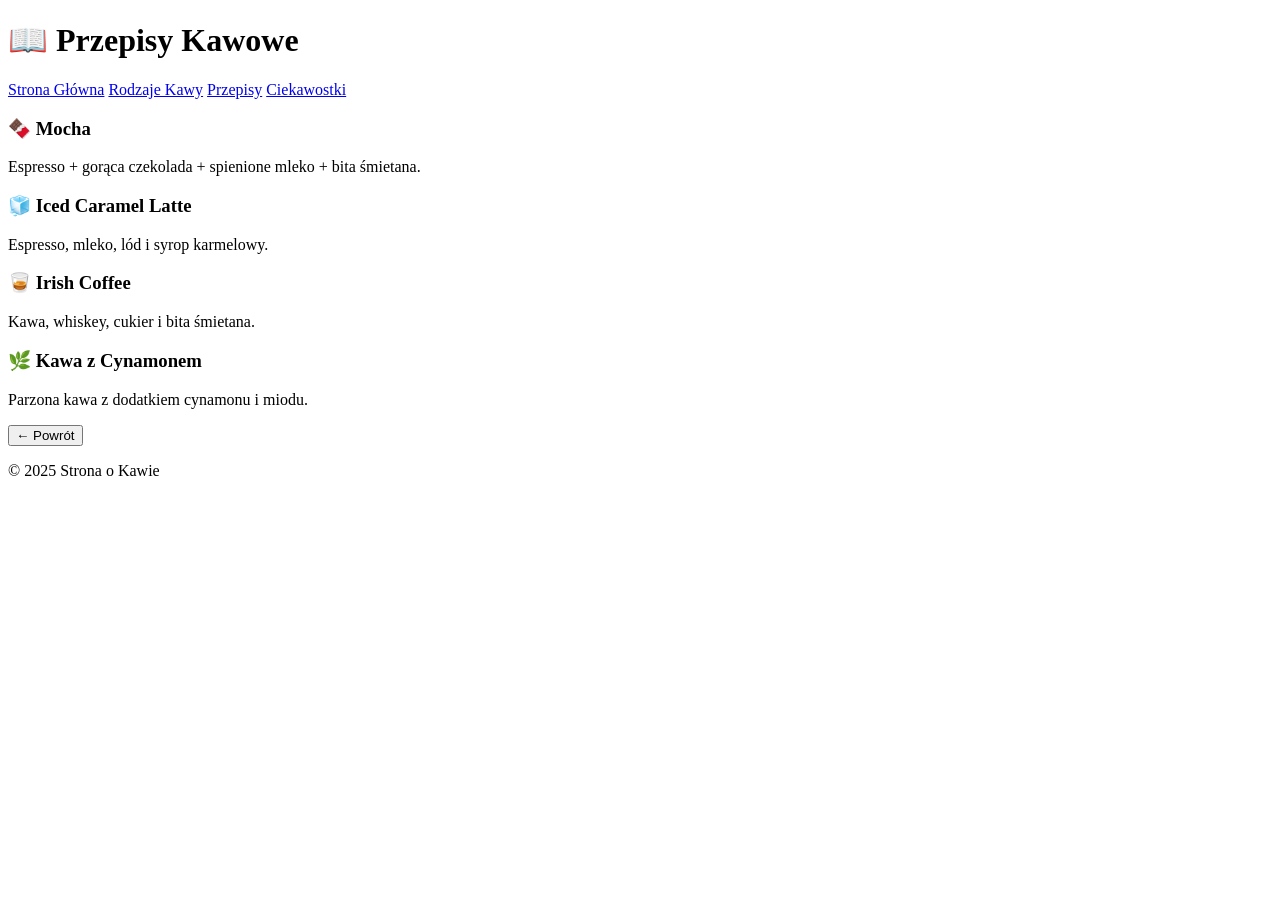
<file: przepisy.html>
<!DOCTYPE html>
<html lang="pl">
<head>
    <meta charset="UTF-8">
    <meta name="viewport" content="width=device-width, initial-scale=1.0">
    <title>Przepisy Kawowe</title>
    <link rel="stylesheet" href="style.css">
</head>
<body>
    <header>
        <h1>📖 Przepisy Kawowe</h1>
        <nav>
            <a href="index.html">Strona Główna</a>
            <a href="rodzaje.html">Rodzaje Kawy</a>
            <a href="przepisy.html">Przepisy</a>
            <a href="ciekawostki.html">Ciekawostki</a>
        </nav>
    </header>

    <main>
        <section class="content-list">
            <div class="item">
                <h3>🍫 Mocha</h3>
                <p>Espresso + gorąca czekolada + spienione mleko + bita śmietana.</p>
            </div>
            <div class="item">
                <h3>🧊 Iced Caramel Latte</h3>
                <p>Espresso, mleko, lód i syrop karmelowy.</p>
            </div>
            <div class="item">
                <h3>🥃 Irish Coffee</h3>
                <p>Kawa, whiskey, cukier i bita śmietana.</p>
            </div>
            <div class="item">
                <h3>🌿 Kawa z Cynamonem</h3>
                <p>Parzona kawa z dodatkiem cynamonu i miodu.</p>
            </div>
        </section>
        <button class="back-btn" onclick="location.href='index.html'">← Powrót</button>
    </main>

    <footer>
        <p>&copy; 2025 Strona o Kawie</p>
    </footer>
</body>
</html>
</file>
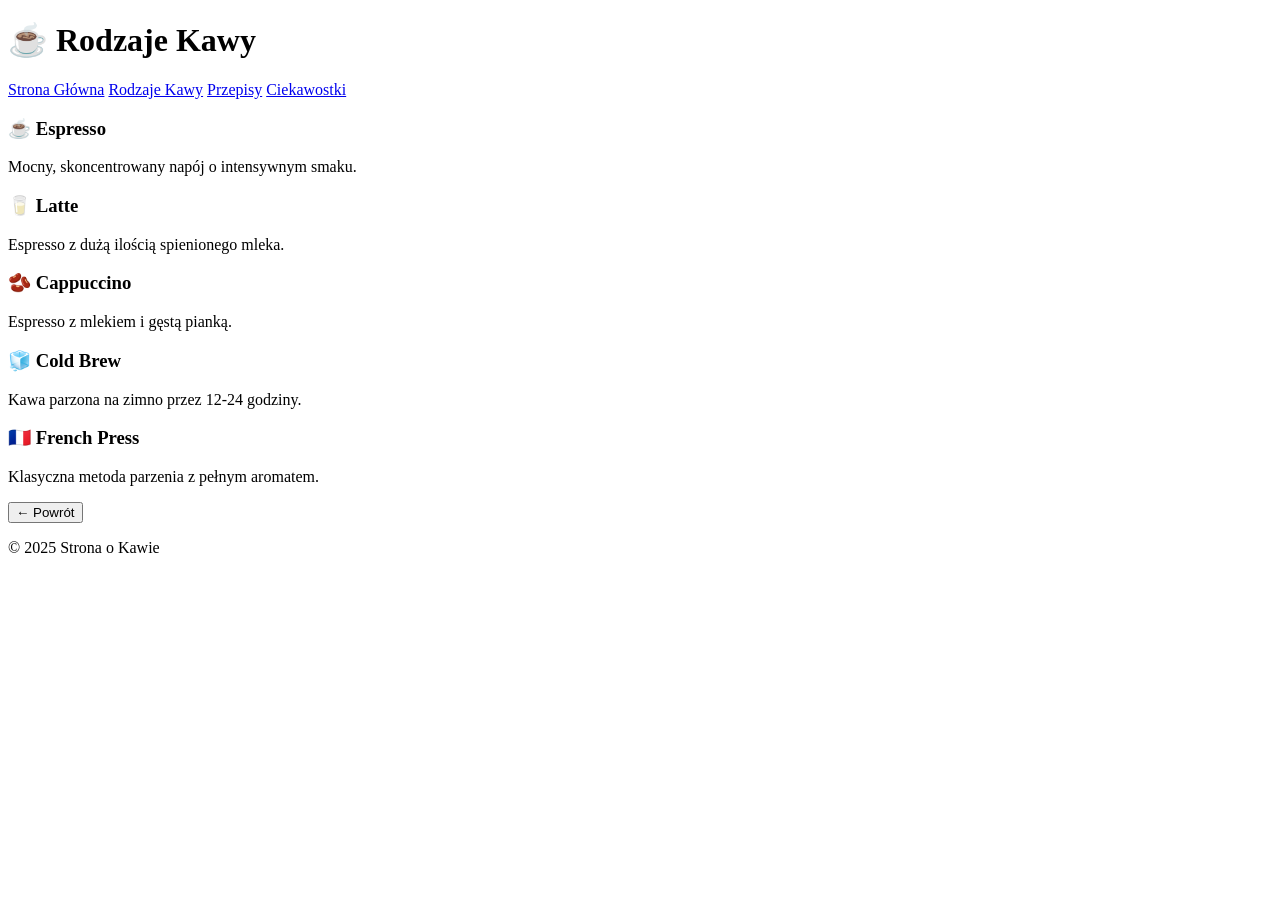
<file: rodzaje.html>
<!DOCTYPE html>
<html lang="pl">
<head>
    <meta charset="UTF-8">
    <meta name="viewport" content="width=device-width, initial-scale=1.0">
    <title>Rodzaje Kawy</title>
    <link rel="stylesheet" href="style.css">
</head>
<body>
    <header>
        <h1>☕ Rodzaje Kawy</h1>
        <nav>
            <a href="index.html">Strona Główna</a>
            <a href="rodzaje.html">Rodzaje Kawy</a>
            <a href="przepisy.html">Przepisy</a>
            <a href="ciekawostki.html">Ciekawostki</a>
        </nav>
    </header>

    <main>
        <section class="content-list">
            <div class="item">
                <h3>☕ Espresso</h3>
                <p>Mocny, skoncentrowany napój o intensywnym smaku.</p>
            </div>
            <div class="item">
                <h3>🥛 Latte</h3>
                <p>Espresso z dużą ilością spienionego mleka.</p>
            </div>
            <div class="item">
                <h3>🫘 Cappuccino</h3>
                <p>Espresso z mlekiem i gęstą pianką.</p>
            </div>
            <div class="item">
                <h3>🧊 Cold Brew</h3>
                <p>Kawa parzona na zimno przez 12-24 godziny.</p>
            </div>
            <div class="item">
                <h3>🇫🇷 French Press</h3>
                <p>Klasyczna metoda parzenia z pełnym aromatem.</p>
            </div>
        </section>
        <button class="back-btn" onclick="location.href='index.html'">← Powrót</button>
    </main>

    <footer>
        <p>&copy; 2025 Strona o Kawie</p>
    </footer>
</body>
</html>
</file>
<file: style.css>
[omitted to save tokens]
</file>
